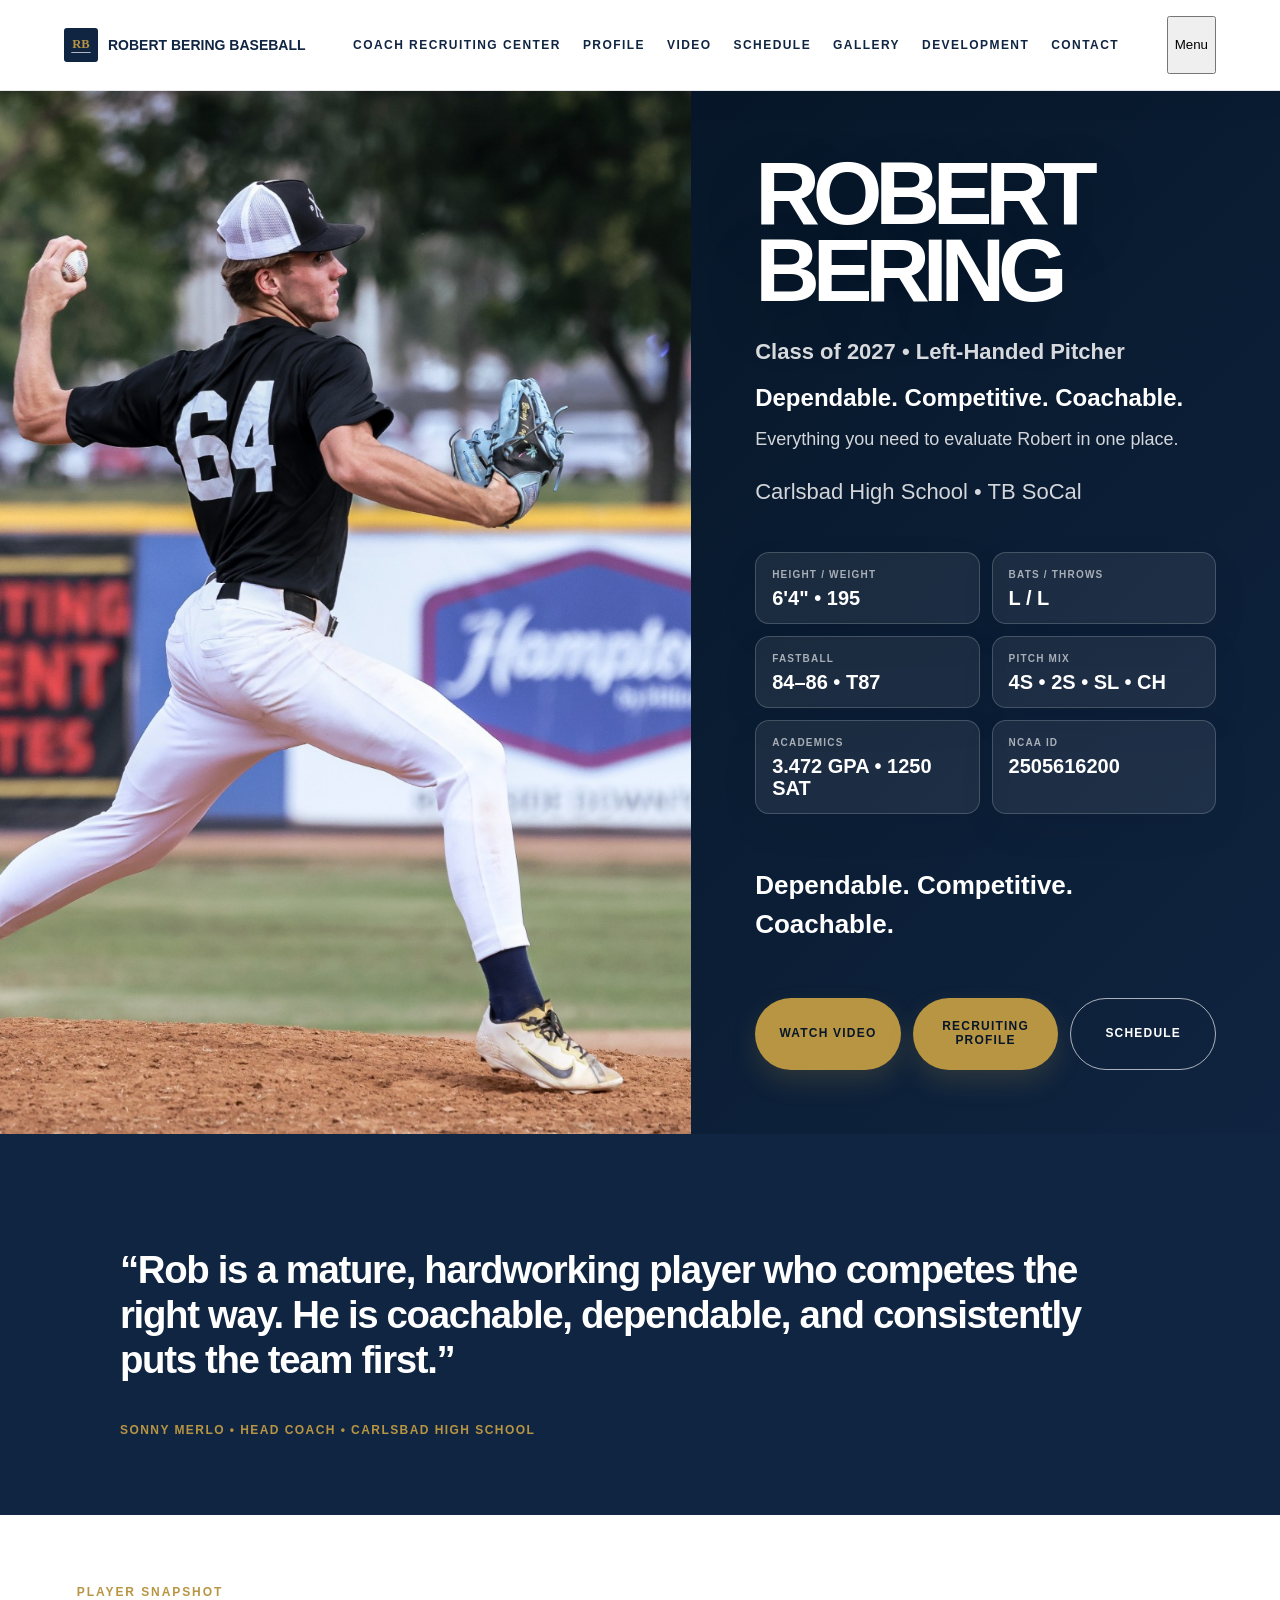
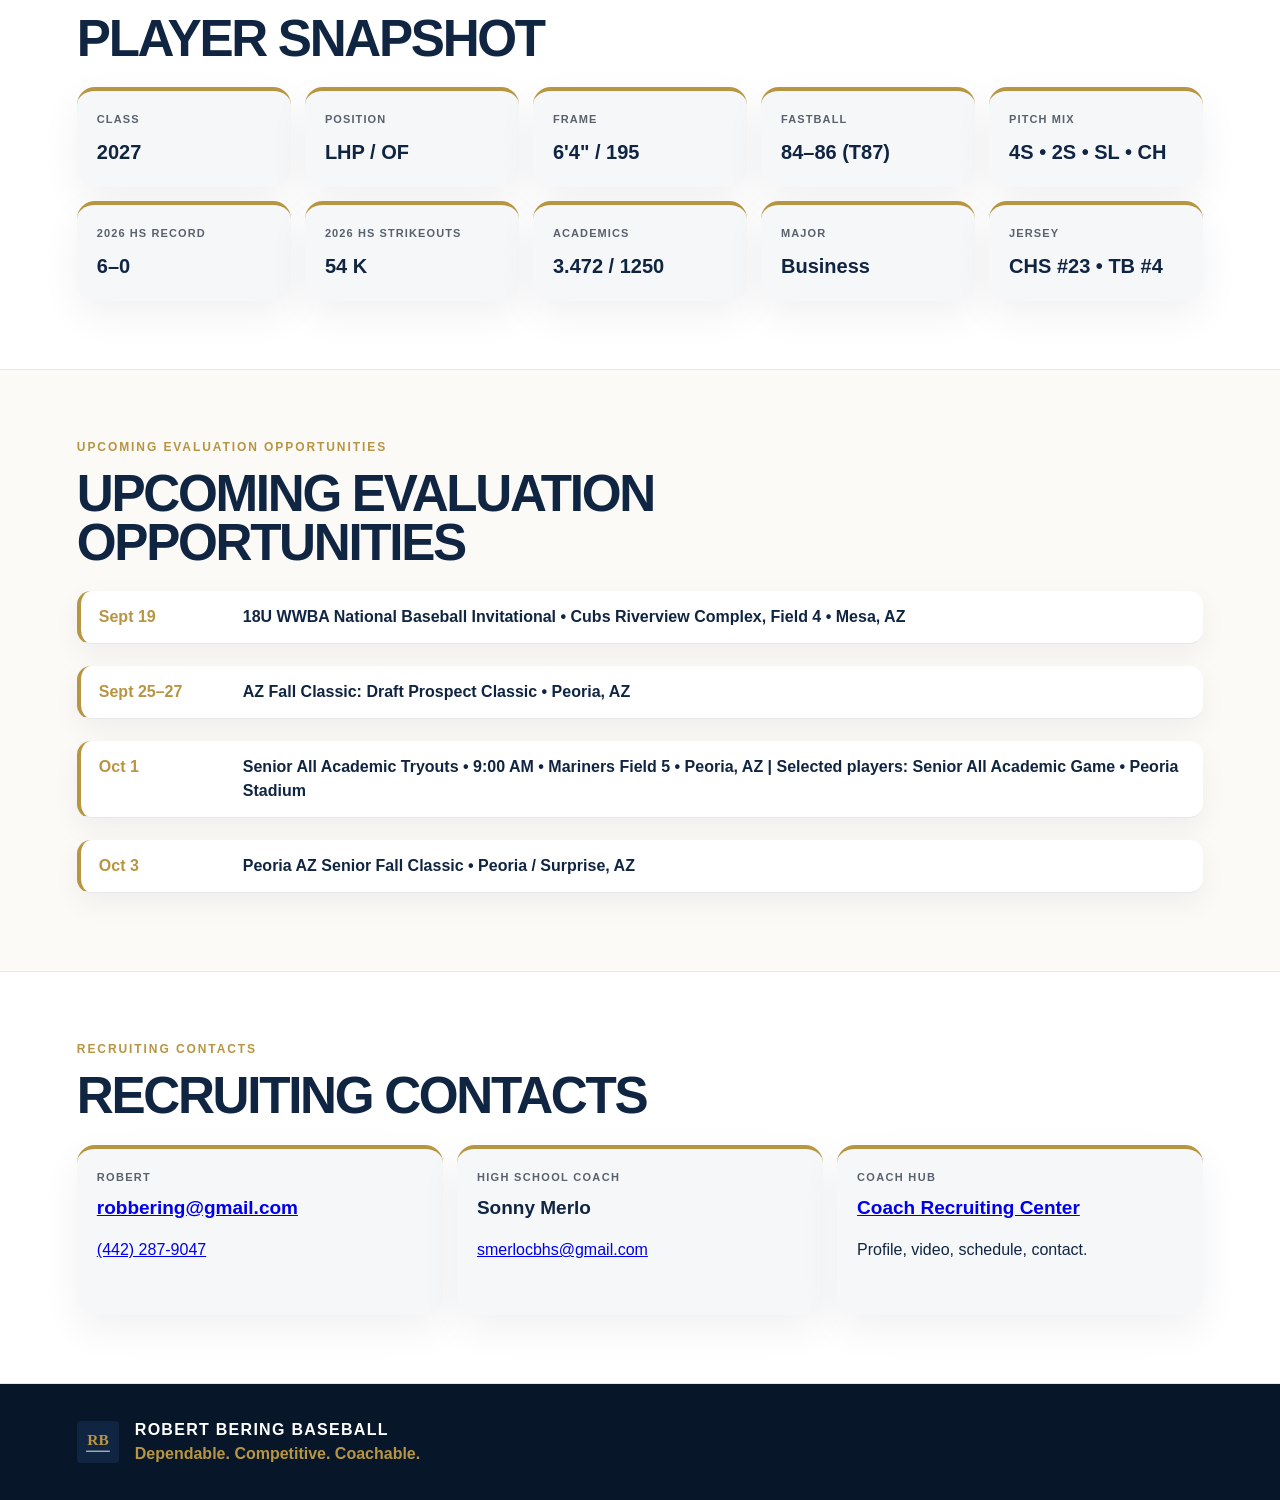
<file: index.html>
<!doctype html>
<html lang="en">
<head>
<meta charset="utf-8">
<meta name="viewport" content="width=device-width, initial-scale=1">
<title>Robert Bering Baseball | 2027 LHP</title>
<link rel="icon" href="rb-mark.svg">
<link rel="stylesheet" href="styles.css">
</head>
<body>
<header class="nav"><a class="mark" href="index.html"><img src="rb-mark.svg" alt=""><span>Robert Bering Baseball</span></a><nav><a href="coach-recruiting-center.html">Coach Recruiting Center</a><a href="profile.html">Profile</a><a href="video.html">Video</a><a href="schedule.html">Schedule</a><a href="gallery.html">Gallery</a><a href="development.html">Development</a><a href="contact.html">Contact</a></nav><button class="mobile-menu-button" aria-label="Menu">Menu</button></header>
<main>
<section class="home-hero-v12">
  <div class="hero-photo" style="background-image:url('hero-delivery.jpg')"></div>
  <div class="hero-panel">
    <h1>Robert<br>Bering</h1>
    <p class="hero-subline">Class of 2027 • Left-Handed Pitcher</p>
    <p class="hero-theme">Dependable. Competitive. Coachable.</p>
    <p class="hero-promise">Everything you need to evaluate Robert in one place.</p>
    <p class="hero-meta">Carlsbad High School • TB SoCal</p>

    <div class="core-profile">
      <div><span>Height / Weight</span><strong>6'4&quot; • 195</strong></div>
      <div><span>Bats / Throws</span><strong>L / L</strong></div>
      <div><span>Fastball</span><strong>84–86 • T87</strong></div>
      <div><span>Pitch Mix</span><strong>4S • 2S • SL • CH</strong></div>
      <div><span>Academics</span><strong>3.472 GPA • 1250 SAT</strong></div>
      <div><span>NCAA ID</span><strong>2505616200</strong></div>
    </div>

    <p class="brandline">Dependable. Competitive. Coachable.</p>

    <div class="home-actions">
      <a class="btn primary" href="video.html">Watch Video</a>
      <a class="btn primary" href="recruiting-profile.html">Recruiting Profile</a>
      <a class="btn secondary" href="schedule.html">Schedule</a>
    </div>
  </div>
</section>

<section class="coach-recommendation">
  <blockquote>“Rob is a mature, hardworking player who competes the right way. He is coachable, dependable, and consistently puts the team first.”</blockquote>
  <cite>Sonny Merlo • Head Coach • Carlsbad High School</cite>
</section>

<section class="section home-section-tight">
  <p class="eyebrow">Player Snapshot</p>
  <h2>Player Snapshot</h2>
  <div class="glance">
    <div><span>Class</span><strong>2027</strong></div>
    <div><span>Position</span><strong>LHP / OF</strong></div>
    <div><span>Frame</span><strong>6'4&quot; / 195</strong></div>
    <div><span>Fastball</span><strong>84–86 (T87)</strong></div>
    <div><span>Pitch Mix</span><strong>4S • 2S • SL • CH</strong></div>
    <div><span>2026 HS Record</span><strong>6–0</strong></div>
    <div><span>2026 HS Strikeouts</span><strong>54 K</strong></div>
    <div><span>Academics</span><strong>3.472 / 1250</strong></div>
    <div><span>Major</span><strong>Business</strong></div>
    <div><span>Jersey</span><strong>CHS #23 • TB #4</strong></div>
  </div>
</section>




<section class="section home-section-tight">
  <p class="eyebrow">Upcoming Evaluation Opportunities</p>
  <h2>Upcoming evaluation opportunities</h2>
  <div class="compact-schedule">
    <div><span>Sept 19</span><strong>18U WWBA National Baseball Invitational • Cubs Riverview Complex, Field 4 • Mesa, AZ</strong></div>
<div><span>Sept 25–27</span><strong>AZ Fall Classic: Draft Prospect Classic • Peoria, AZ</strong></div>
<div><span>Oct 1</span><strong>Senior All Academic Tryouts • 9:00 AM • Mariners Field 5 • Peoria, AZ | Selected players: Senior All Academic Game • Peoria Stadium</strong></div>
<div><span>Oct 3</span><strong>Peoria AZ Senior Fall Classic • Peoria / Surprise, AZ</strong></div>
  </div>
</section>

<section class="section home-section-tight">
  <p class="eyebrow">Recruiting Contacts</p>
  <h2>Recruiting Contacts</h2>
  <div class="home-contact-strip">
    <div><span>Robert</span><strong><a href="mailto:robbering@gmail.com">robbering@gmail.com</a></strong><p><a href="tel:14422879047">(442) 287-9047</a></p></div>
    <div><span>High School Coach</span><strong>Sonny Merlo</strong><p><a href="mailto:smerlocbhs@gmail.com">smerlocbhs@gmail.com</a></p></div>
    <div><span>Coach Hub</span><strong><a href="coach-recruiting-center.html">Coach Recruiting Center</a></strong><p>Profile, video, schedule, contact.</p></div>
  </div>
</section>
</main>
<footer><img src="rb-mark.svg" alt=""><div><strong>Robert Bering Baseball</strong><span>Dependable. Competitive. Coachable.</span></div></footer>
</body>
</html>
</file>
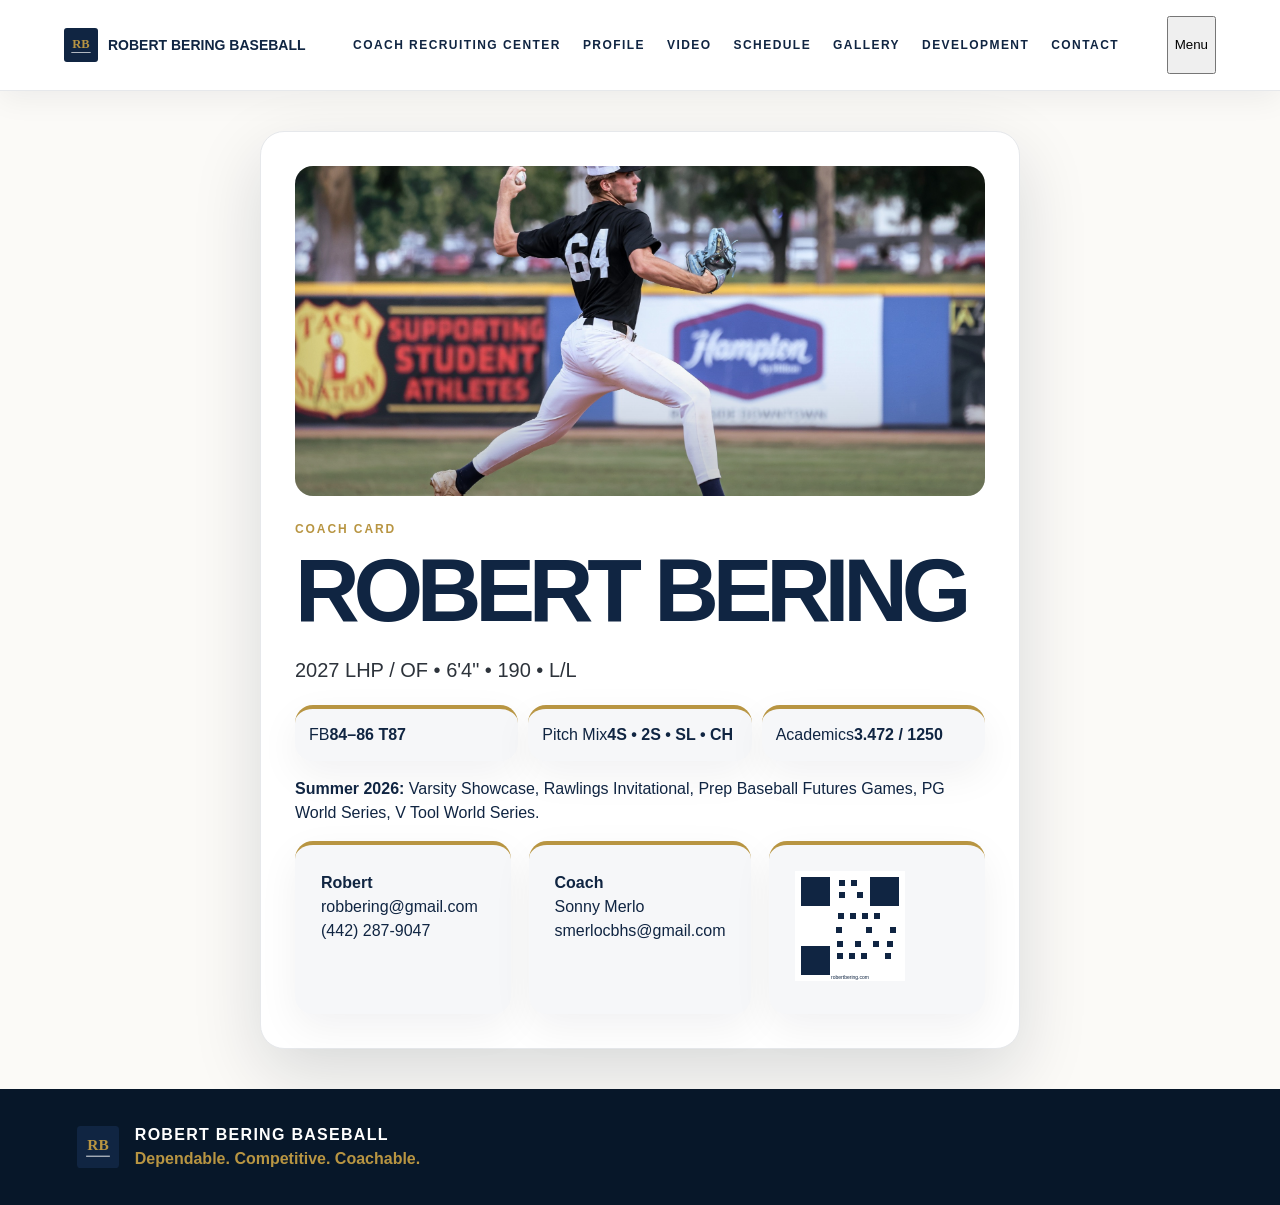
<file: coach-card.html>
<!doctype html><html lang="en"><head><meta charset="utf-8"><meta name="viewport" content="width=device-width, initial-scale=1"><title>Robert Bering Coach Card</title><link rel="icon" href="rb-mark.svg"><link rel="stylesheet" href="styles.css"></head><body><header class="nav"><a class="mark" href="index.html"><img src="rb-mark.svg" alt=""><span>Robert Bering Baseball</span></a><nav><a href="coach-recruiting-center.html">Coach Recruiting Center</a><a href="profile.html">Profile</a><a href="video.html">Video</a><a href="schedule.html">Schedule</a><a href="gallery.html">Gallery</a><a href="development.html">Development</a><a href="contact.html">Contact</a></nav><button class="mobile-menu-button" aria-label="Menu">Menu</button></header><main><div class="card"><div class="card-photo" style="background-image:url('hero-delivery.jpg')"></div><p class="eyebrow">Coach Card</p><h1>Robert Bering</h1><p class="lead">2027 LHP / OF • 6'4" • 190 • L/L</p><div class="mini"><div><span>FB</span><strong>84–86 T87</strong></div><div><span>Pitch Mix</span><strong>4S • 2S • SL • CH</strong></div><div><span>Academics</span><strong>3.472 / 1250</strong></div></div><p><strong>Summer 2026:</strong> Varsity Showcase, Rawlings Invitational, Prep Baseball Futures Games, PG World Series, V Tool World Series.</p><div class="contact-grid"><div><strong>Robert</strong><br>robbering@gmail.com<br>(442) 287-9047</div><div><strong>Coach</strong><br>Sonny Merlo<br>smerlocbhs@gmail.com</div><div><img src="qr-robertbering.svg" alt="QR" style="width:110px"></div></div></div></main><footer><img src="rb-mark.svg" alt=""><div><strong>Robert Bering Baseball</strong><span>Dependable. Competitive. Coachable.</span></div></footer></body></html>
</file>
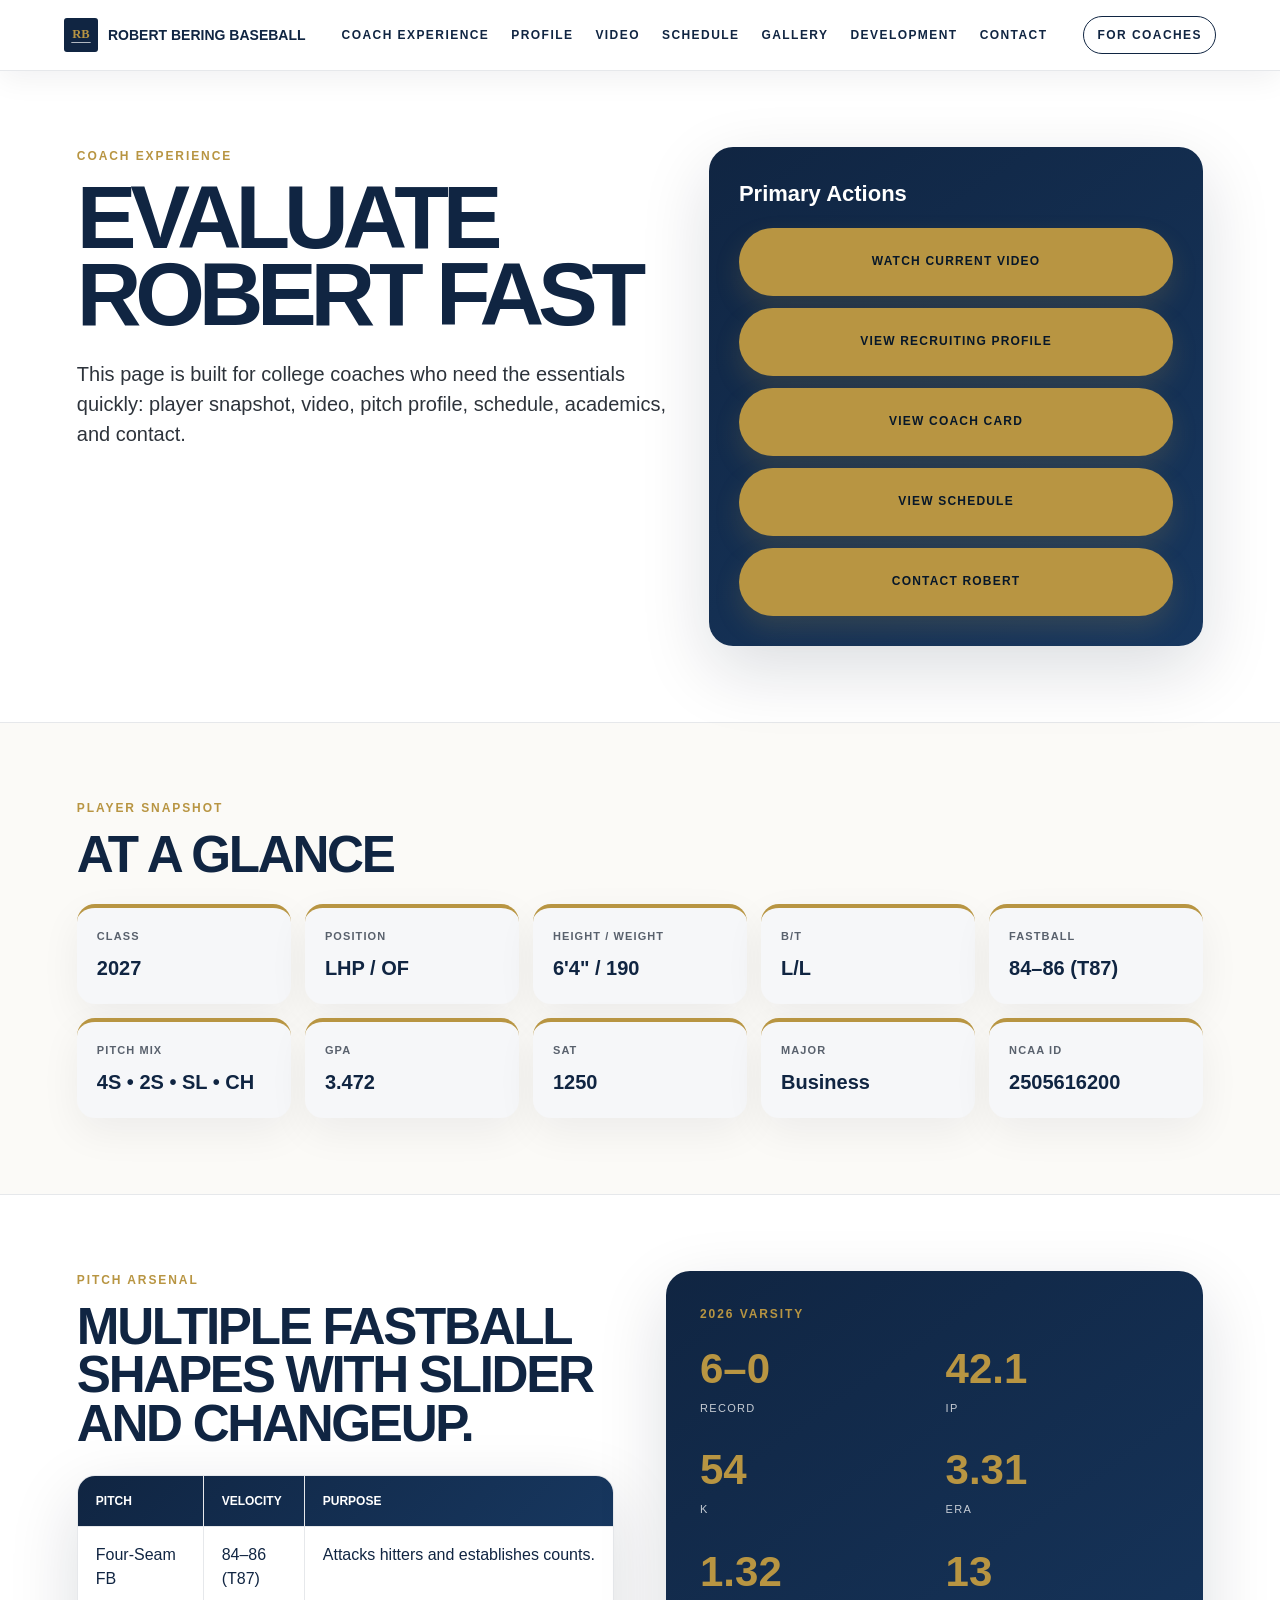
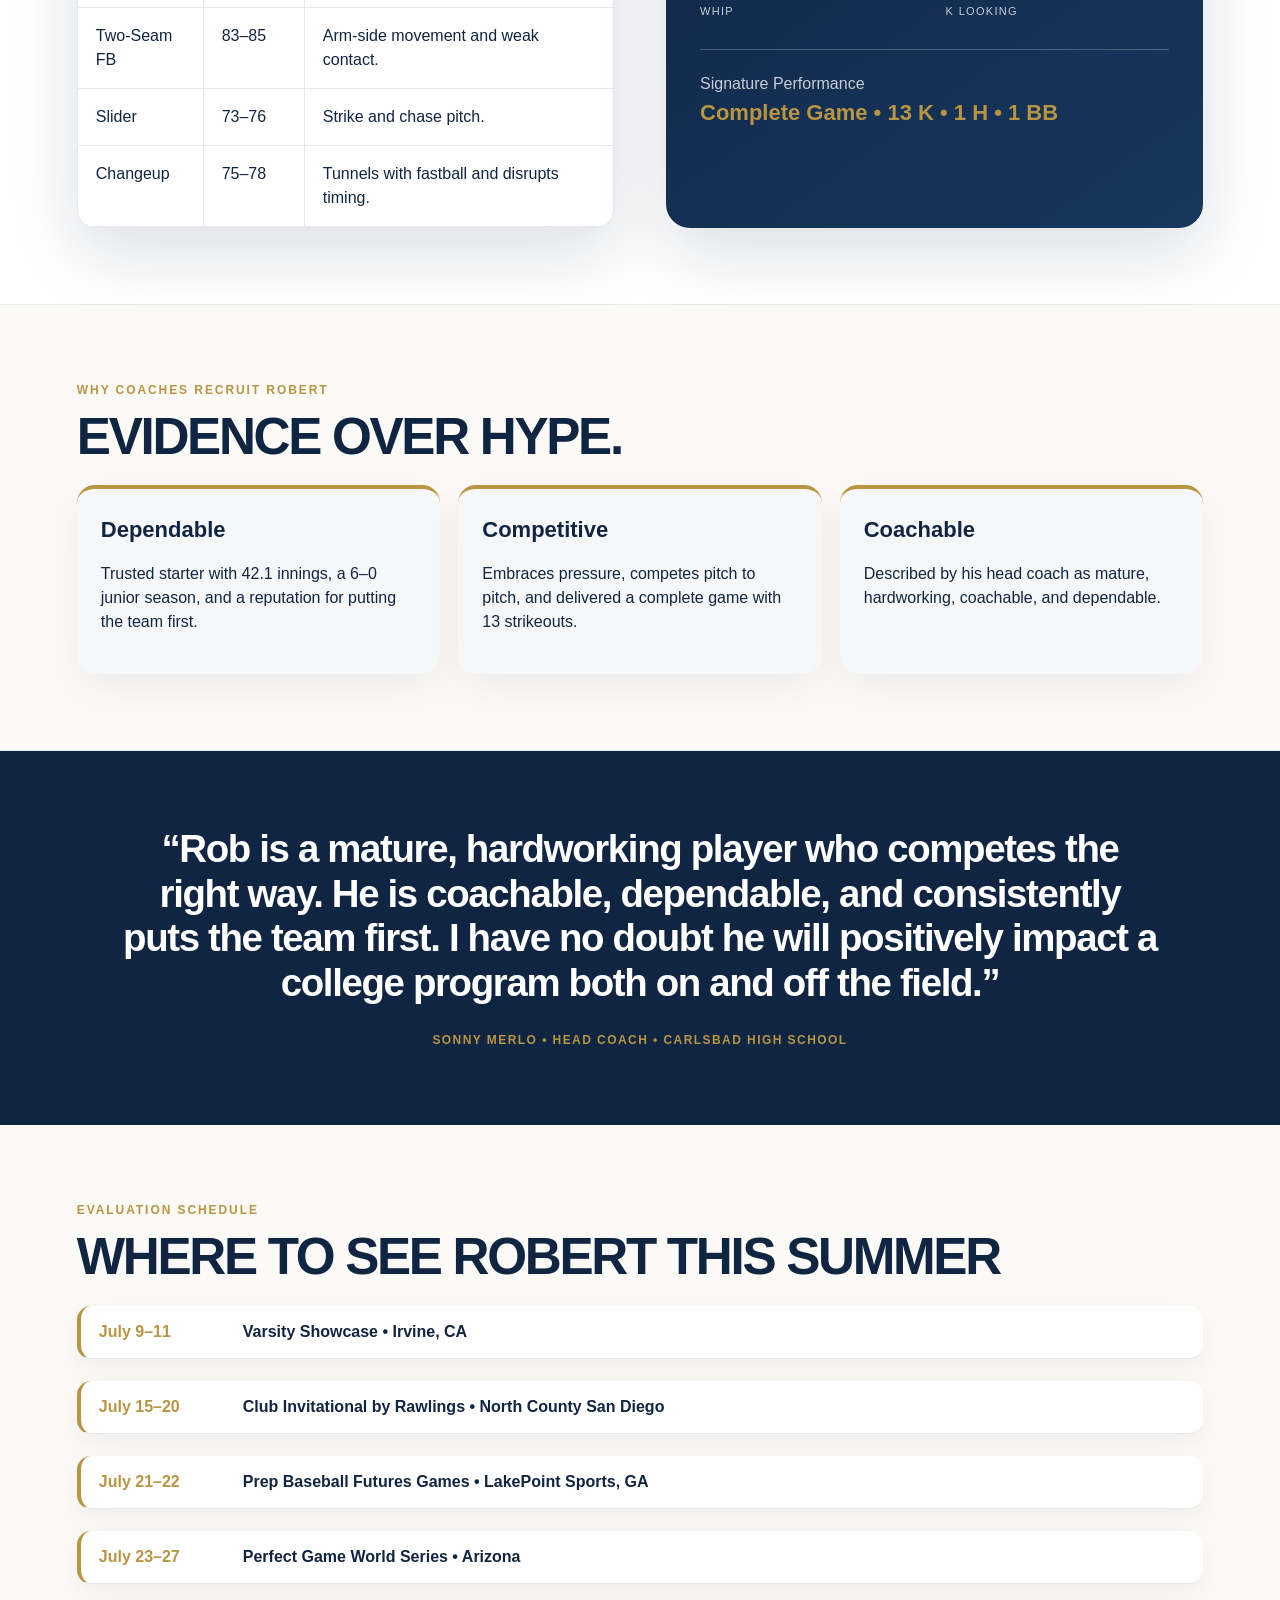
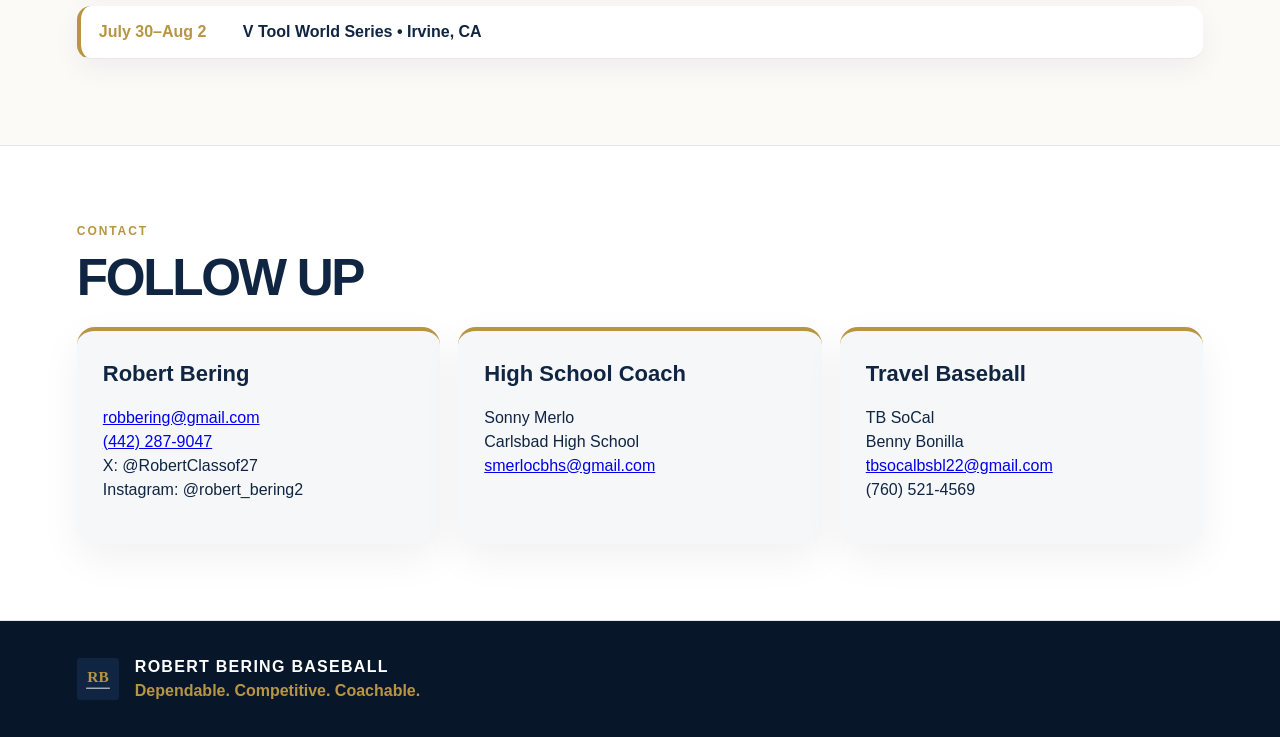
<file: coach-experience.html>
<!doctype html><html lang="en"><head><meta charset="utf-8"><meta name="viewport" content="width=device-width, initial-scale=1"><title>Robert Bering Coach Experience</title><link rel="icon" href="rb-mark.svg"><link rel="stylesheet" href="styles.css"></head><body><header class="nav"><a class="mark" href="index.html"><img src="rb-mark.svg" alt=""><span>Robert Bering Baseball</span></a><nav><a href="coach-experience.html">Coach Experience</a><a href="profile.html">Profile</a><a href="video.html">Video</a><a href="schedule.html">Schedule</a><a href="gallery.html">Gallery</a><a href="development.html">Development</a><a href="contact.html">Contact</a></nav><a class="nav-cta" href="recruiting-profile.html">For Coaches</a></header><main>
<section class="section coach-dashboard">
  <div>
    <p class="eyebrow">Coach Experience</p>
    <h1>Evaluate Robert Fast</h1>
    <p class="lead">This page is built for college coaches who need the essentials quickly: player snapshot, video, pitch profile, schedule, academics, and contact.</p>
  </div>
  <div class="dashboard-panel">
    <h3>Primary Actions</h3>
    <div class="dashboard-actions">
      <a class="btn primary" href="https://youtu.be/dVJrnKojSNA">Watch Current Video</a>
      <a class="btn primary" href="recruiting-profile.html">View Recruiting Profile</a>
      <a class="btn primary" href="coach-card.html">View Coach Card</a>
      <a class="btn primary" href="schedule.html">View Schedule</a>
      <a class="btn primary" href="contact.html">Contact Robert</a>
    </div>
  </div>
</section>

<section class="section">
  <p class="eyebrow">Player Snapshot</p>
  <h2>At a Glance</h2>
  <div class="glance">
    <div><span>Class</span><strong>2027</strong></div>
    <div><span>Position</span><strong>LHP / OF</strong></div>
    <div><span>Height / Weight</span><strong>6'4" / 190</strong></div>
    <div><span>B/T</span><strong>L/L</strong></div>
    <div><span>Fastball</span><strong>84–86 (T87)</strong></div>
    <div><span>Pitch Mix</span><strong>4S • 2S • SL • CH</strong></div>
    <div><span>GPA</span><strong>3.472</strong></div>
    <div><span>SAT</span><strong>1250</strong></div>
    <div><span>Major</span><strong>Business</strong></div>
    <div><span>NCAA ID</span><strong>2505616200</strong></div>
  </div>
</section>

<section class="section split">
  <div>
    <p class="eyebrow">Pitch Arsenal</p>
    <h2>Multiple fastball shapes with slider and changeup.</h2>
    <div class="pitch-table">
      <div class="pitch-row head"><span>Pitch</span><span>Velocity</span><span>Purpose</span></div>
      <div class="pitch-row"><span>Four-Seam FB</span><span>84–86 (T87)</span><span>Attacks hitters and establishes counts.</span></div>
      <div class="pitch-row"><span>Two-Seam FB</span><span>83–85</span><span>Arm-side movement and weak contact.</span></div>
      <div class="pitch-row"><span>Slider</span><span>73–76</span><span>Strike and chase pitch.</span></div>
      <div class="pitch-row"><span>Changeup</span><span>75–78</span><span>Tunnels with fastball and disrupts timing.</span></div>
    </div>
  </div>
  <aside class="dark-card">
    <p class="eyebrow">2026 Varsity</p>
    <div class="stat-grid">
      <div><strong>6–0</strong><span>Record</span></div>
      <div><strong>42.1</strong><span>IP</span></div>
      <div><strong>54</strong><span>K</span></div>
      <div><strong>3.31</strong><span>ERA</span></div>
      <div><strong>1.32</strong><span>WHIP</span></div>
      <div><strong>13</strong><span>K Looking</span></div>
    </div>
    <div class="signature"><span>Signature Performance</span><strong>Complete Game • 13 K • 1 H • 1 BB</strong></div>
  </aside>
</section>

<section class="section">
  <p class="eyebrow">Why Coaches Recruit Robert</p>
  <h2>Evidence over hype.</h2>
  <div class="coach-cards">
    <div class="coach-card"><h3>Dependable</h3><p>Trusted starter with 42.1 innings, a 6–0 junior season, and a reputation for putting the team first.</p></div>
    <div class="coach-card"><h3>Competitive</h3><p>Embraces pressure, competes pitch to pitch, and delivered a complete game with 13 strikeouts.</p></div>
    <div class="coach-card"><h3>Coachable</h3><p>Described by his head coach as mature, hardworking, coachable, and dependable.</p></div>
  </div>
</section>

<section class="section quote"><blockquote>“Rob is a mature, hardworking player who competes the right way. He is coachable, dependable, and consistently puts the team first. I have no doubt he will positively impact a college program both on and off the field.”</blockquote><cite>Sonny Merlo • Head Coach • Carlsbad High School</cite></section>

<section class="section">
  <p class="eyebrow">Evaluation Schedule</p>
  <h2>Where to see Robert this summer</h2>
  <div class="compact-schedule">
    <div><span>July 9–11</span><strong>Varsity Showcase • Irvine, CA</strong></div>
    <div><span>July 15–20</span><strong>Club Invitational by Rawlings • North County San Diego</strong></div>
    <div><span>July 21–22</span><strong>Prep Baseball Futures Games • LakePoint Sports, GA</strong></div>
    <div><span>July 23–27</span><strong>Perfect Game World Series • Arizona</strong></div>
    <div><span>July 30–Aug 2</span><strong>V Tool World Series • Irvine, CA</strong></div>
  </div>
</section>

<section class="section">
  <p class="eyebrow">Contact</p>
  <h2>Follow up</h2>
  <div class="contact-grid">
    <div><h3>Robert Bering</h3><p><a href="mailto:robbering@gmail.com">robbering@gmail.com</a><br><a href="tel:14422879047">(442) 287-9047</a><br>X: @RobertClassof27<br>Instagram: @robert_bering2</p></div>
    <div><h3>High School Coach</h3><p>Sonny Merlo<br>Carlsbad High School<br><a href="mailto:smerlocbhs@gmail.com">smerlocbhs@gmail.com</a></p></div>
    <div><h3>Travel Baseball</h3><p>TB SoCal<br>Benny Bonilla<br><a href="mailto:tbsocalbsbl22@gmail.com">tbsocalbsbl22@gmail.com</a><br>(760) 521-4569</p></div>
  </div>
</section>
</main><footer><img src="rb-mark.svg" alt=""><div><strong>Robert Bering Baseball</strong><span>Dependable. Competitive. Coachable.</span></div></footer></body></html>
</file>
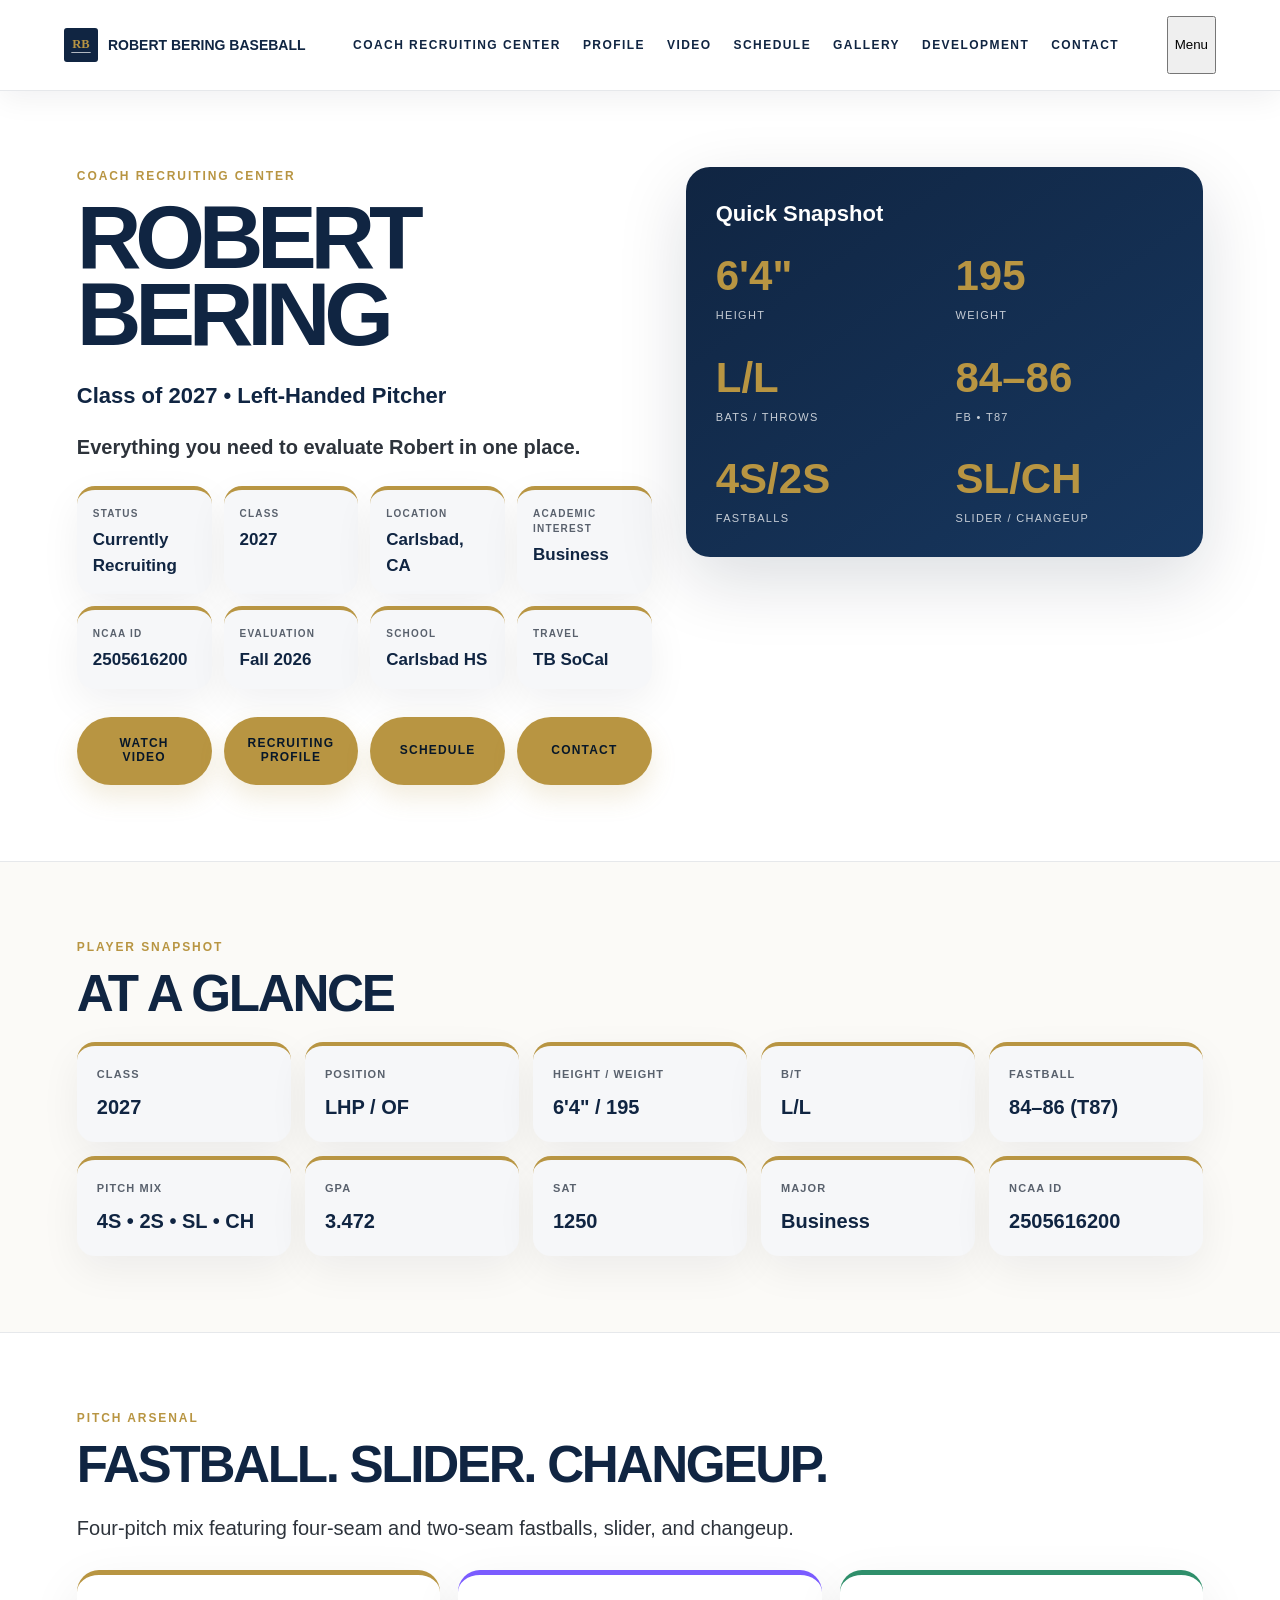
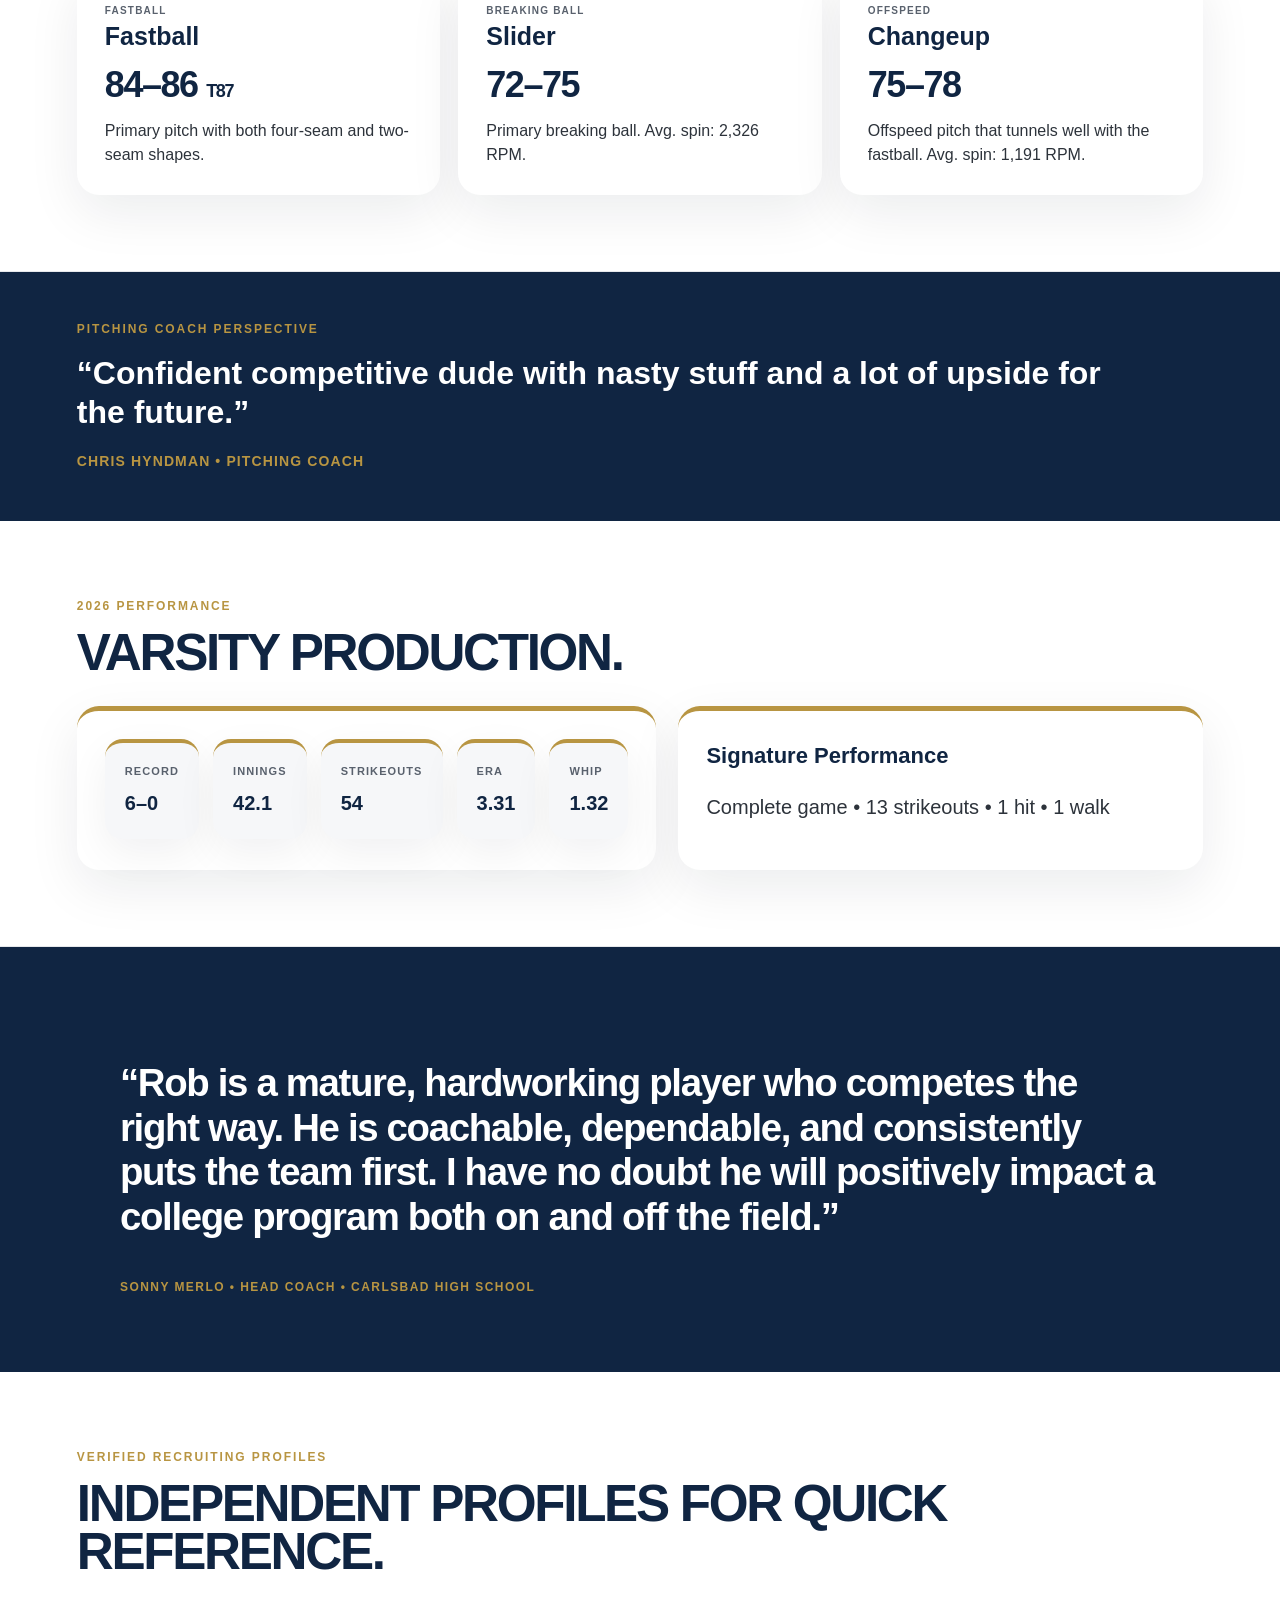
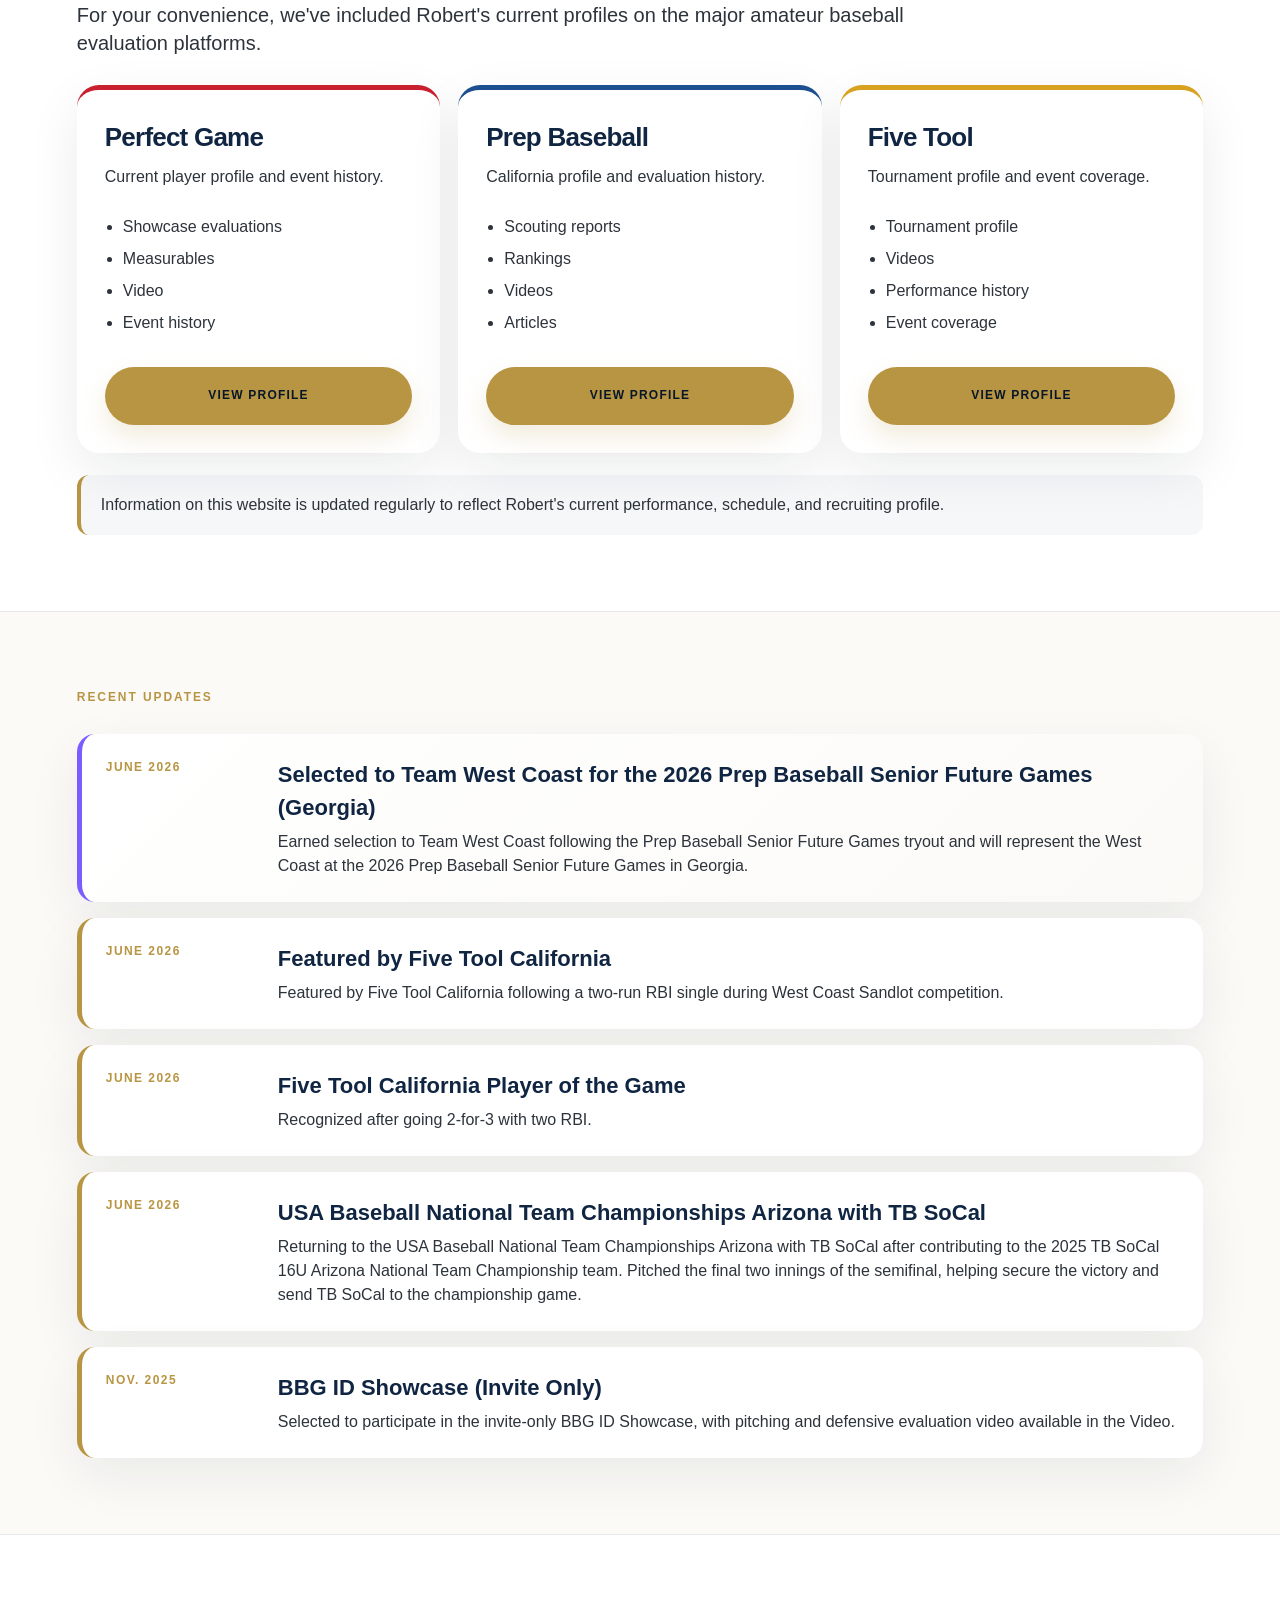
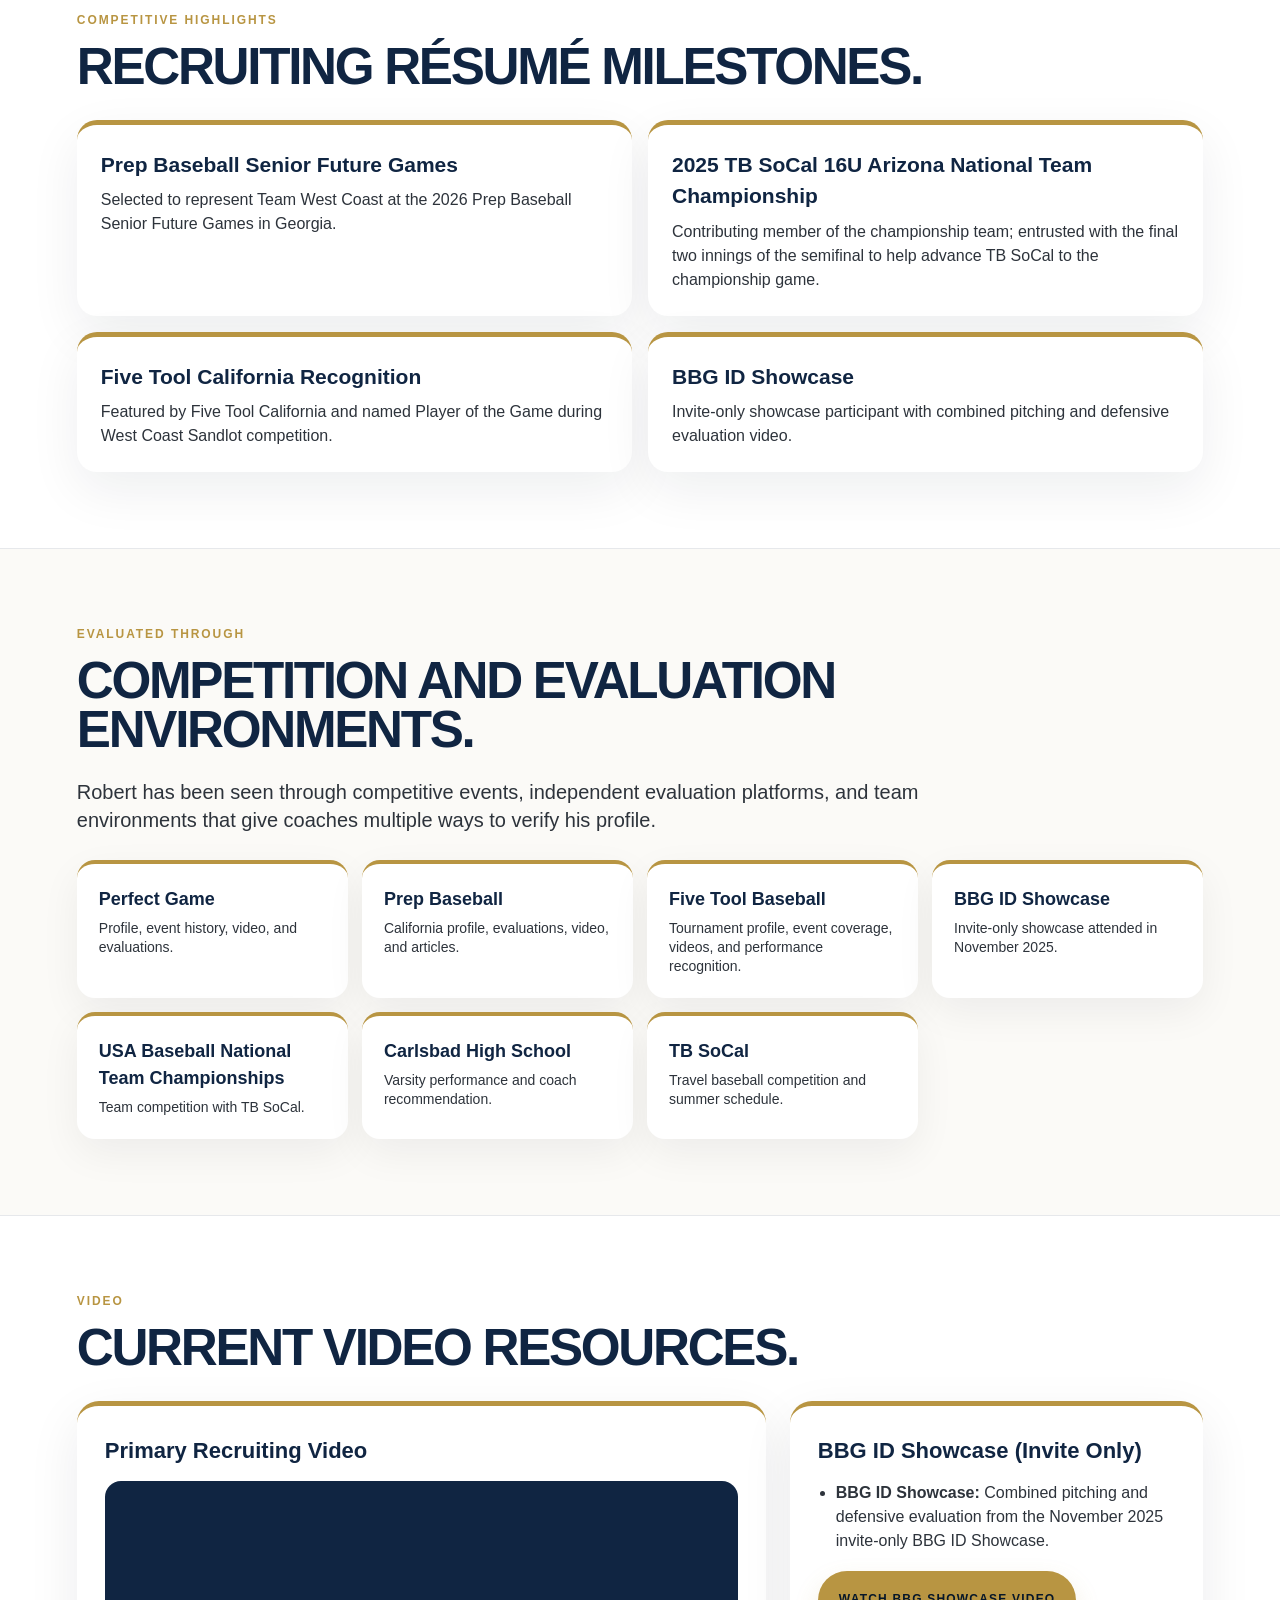
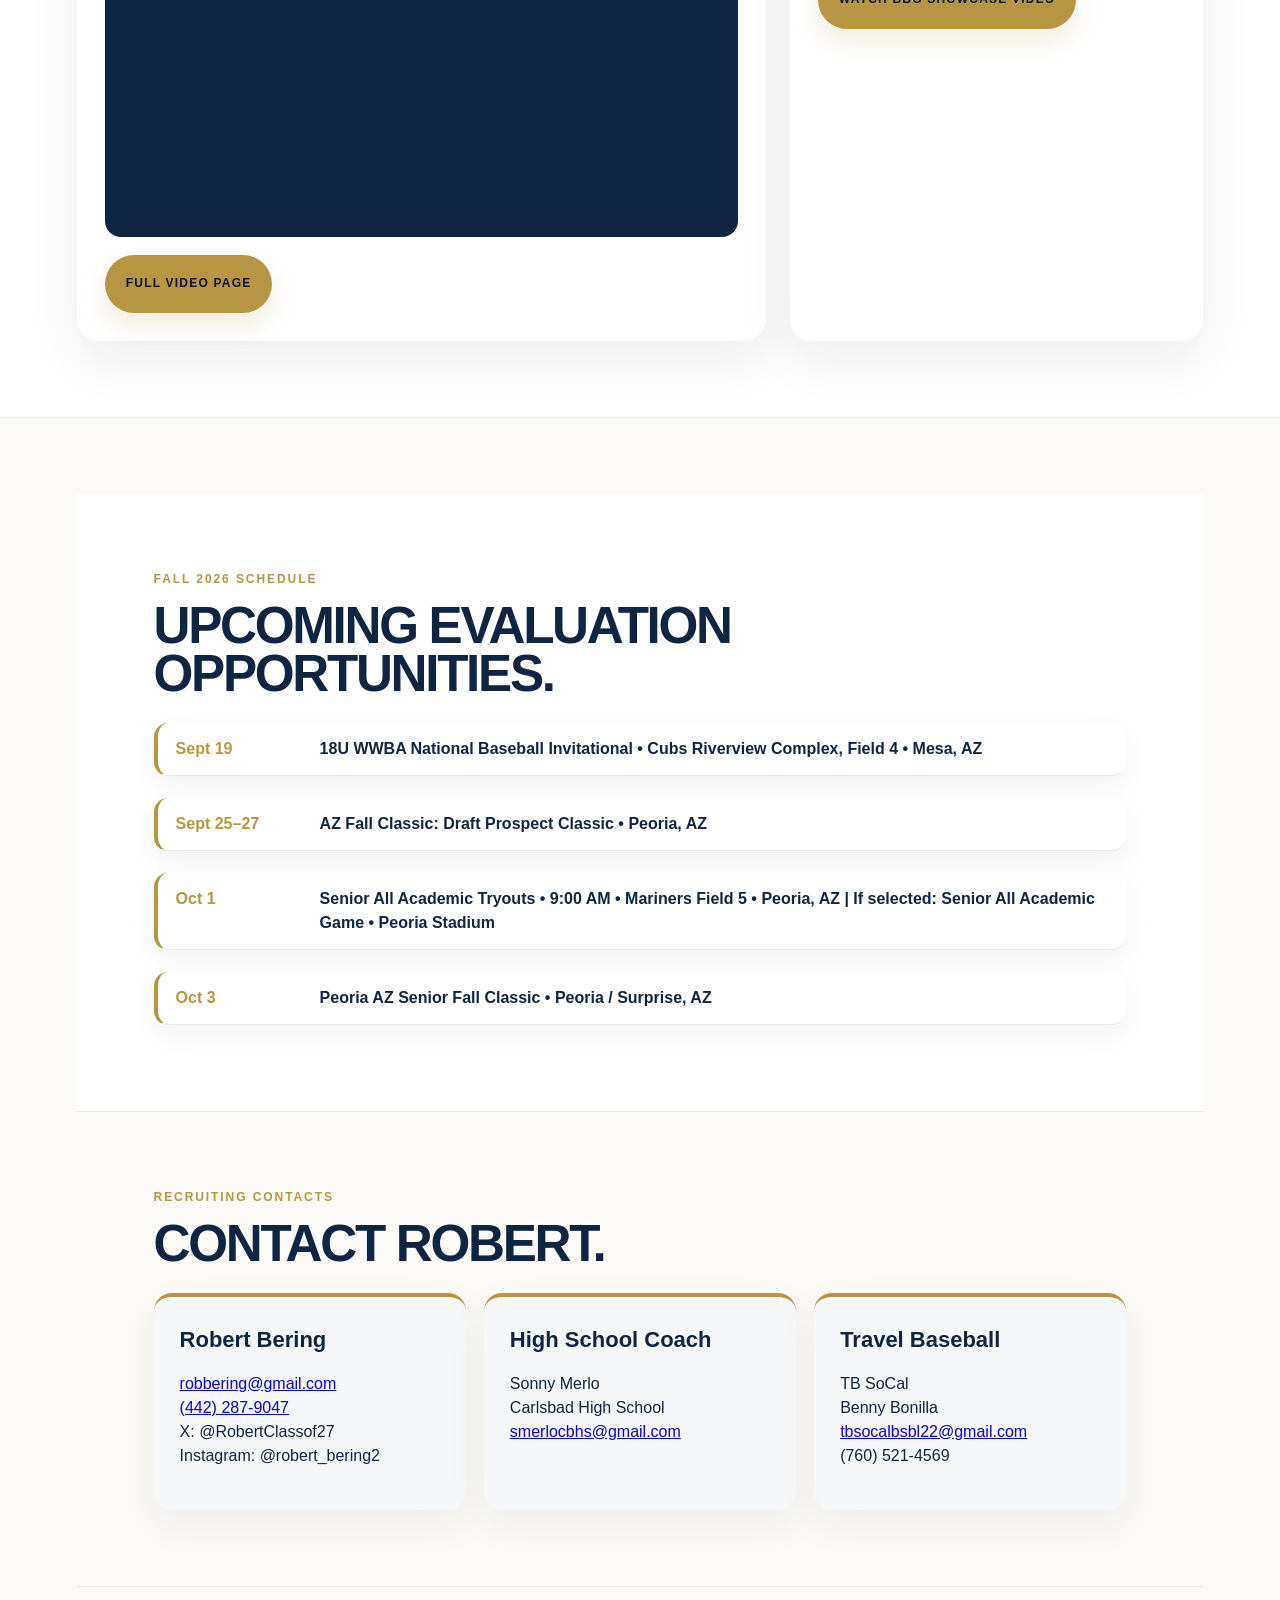
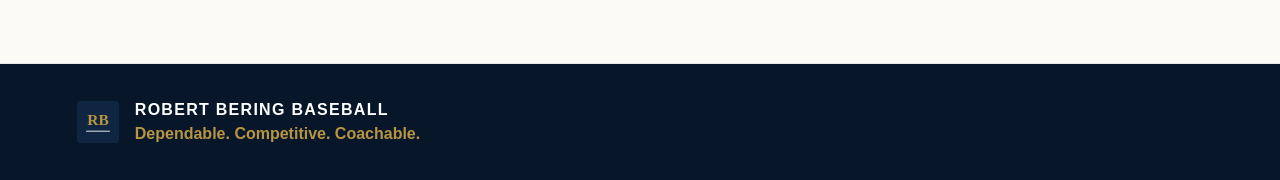
<file: coach-recruiting-center.html>
<!doctype html>
<html lang="en">
<head>
<meta charset="utf-8">
<meta name="viewport" content="width=device-width, initial-scale=1">
<title>Robert Bering Coach Recruiting Center</title>
<link rel="icon" href="rb-mark.svg">
<link rel="stylesheet" href="styles.css">
</head>
<body>
<header class="nav"><a class="mark" href="index.html"><img src="rb-mark.svg" alt=""><span>Robert Bering Baseball</span></a><nav><a href="coach-recruiting-center.html">Coach Recruiting Center</a><a href="profile.html">Profile</a><a href="video.html">Video</a><a href="schedule.html">Schedule</a><a href="gallery.html">Gallery</a><a href="development.html">Development</a><a href="contact.html">Contact</a></nav><button class="mobile-menu-button" aria-label="Menu">Menu</button></header>
<main>
<section class="section coach-center-simple">
  <div>
    <p class="eyebrow">Coach Recruiting Center</p>
    <h1>Robert Bering</h1>
    <p class="hero-subline" style="color:var(--navy)">Class of 2027 • Left-Handed Pitcher</p>
    <p class="lead"><strong>Everything you need to evaluate Robert in one place.</strong></p>
    <div class="recruiting-status">
      <div><span>Status</span><strong>Currently Recruiting</strong></div>
      <div><span>Class</span><strong>2027</strong></div>
      <div><span>Location</span><strong>Carlsbad, CA</strong></div>
      <div><span>Academic Interest</span><strong>Business</strong></div>
      <div><span>NCAA ID</span><strong>2505616200</strong></div>
      <div><span>Evaluation</span><strong>Fall 2026</strong></div>
      <div><span>School</span><strong>Carlsbad HS</strong></div>
      <div><span>Travel</span><strong>TB SoCal</strong></div>
    </div>
    <div class="coach-actions-simple">
      <a class="btn primary" href="video.html">Watch Video</a>
      <a class="btn primary" href="recruiting-profile.html">Recruiting Profile</a>
      <a class="btn primary" href="schedule.html">Schedule</a>
      <a class="btn primary" href="contact.html">Contact</a>
    </div>
  </div>
  <div class="dashboard-panel">
    <h3>Quick Snapshot</h3>
    <div class="stat-grid">
      <div><strong>6'4"</strong><span>Height</span></div>
      <div><strong>195</strong><span>Weight</span></div>
      <div><strong>L/L</strong><span>Bats / Throws</span></div>
      <div><strong>84–86</strong><span>FB • T87</span></div>
      <div><strong>4S/2S</strong><span>Fastballs</span></div>
      <div><strong>SL/CH</strong><span>Slider / Changeup</span></div>
    </div>
  </div>
</section>
<section class="section">
  <p class="eyebrow">Player Snapshot</p>
  <h2>At a Glance</h2>
  <div class="glance">
    <div><span>Class</span><strong>2027</strong></div><div><span>Position</span><strong>LHP / OF</strong></div><div><span>Height / Weight</span><strong>6'4&quot; / 195</strong></div><div><span>B/T</span><strong>L/L</strong></div><div><span>Fastball</span><strong>84–86 (T87)</strong></div><div><span>Pitch Mix</span><strong>4S • 2S • SL • CH</strong></div><div><span>GPA</span><strong>3.472</strong></div><div><span>SAT</span><strong>1250</strong></div><div><span>Major</span><strong>Business</strong></div><div><span>NCAA ID</span><strong>2505616200</strong></div>
  </div>
</section>

<section class="section">
  <p class="eyebrow">Pitch Arsenal</p>
  <h2>Fastball. Slider. Changeup.</h2>
 <p class="section-note">Four-pitch mix featuring four-seam and two-seam fastballs, slider, and changeup.</p>
  <div class="arsenal-grid">
    <div class="arsenal-card">
      <span class="label">Fastball</span>
      <h3>Fastball</h3>
      <div class="velo">84–86 <span style="font-size:18px">T87</span></div>
      <p>Primary pitch with both four-seam and two-seam shapes.</p>
    </div>
    <div class="arsenal-card slider">
      <span class="label">Breaking Ball</span>
      <h3>Slider</h3>
      <div class="velo">72–75</div>
      <p>Primary breaking ball. Avg. spin: 2,326 RPM.</p>
    </div>
    <div class="arsenal-card change">
      <span class="label">Offspeed</span>
      <h3>Changeup</h3>
      <div class="velo">75–78</div>
      <p>Offspeed pitch that tunnels well with the fastball. Avg. spin: 1,191 RPM.</p>
    </div>
  </div>
</section>

<section class="pitching-endorsement">
  <div class="pitching-endorsement-inner">
    <p class="eyebrow">Pitching Coach Perspective</p>
    <blockquote>“Confident competitive dude with nasty stuff and a lot of upside for the future.”</blockquote>
    <cite>Chris Hyndman • Pitching Coach</cite>
  </div>
</section>

<section class="section">
  <p class="eyebrow">2026 Performance</p>
  <h2>Varsity production.</h2>
  <div class="performance-grid">
    <div class="performance-card">
      <div class="glance">
        <div><span>Record</span><strong>6–0</strong></div>
        <div><span>Innings</span><strong>42.1</strong></div>
        <div><span>Strikeouts</span><strong>54</strong></div>
        <div><span>ERA</span><strong>3.31</strong></div>
        <div><span>WHIP</span><strong>1.32</strong></div>
      </div>
    </div>
    <div class="performance-card">
      <h3>Signature Performance</h3>
      <p class="lead">Complete game • 13 strikeouts • 1 hit • 1 walk</p>
    </div>
  </div>
</section>

<section class="coach-recommendation">
  <blockquote>“Rob is a mature, hardworking player who competes the right way. He is coachable, dependable, and consistently puts the team first. I have no doubt he will positively impact a college program both on and off the field.”</blockquote>
  <cite>Sonny Merlo • Head Coach • Carlsbad High School</cite>
</section>

<section class="section">
  <p class="eyebrow">Verified Recruiting Profiles</p>
  <h2>Independent profiles for quick reference.</h2>
  <p class="section-note">For your convenience, we've included Robert's current profiles on the major amateur baseball evaluation platforms.</p>
  <div class="verified-profiles">
    <div class="verified-card pg">
      <h3>Perfect Game</h3>
      <p>Current player profile and event history.</p>
      <ul><li>Showcase evaluations</li><li>Measurables</li><li>Video</li><li>Event history</li></ul>
      <a class="btn primary" href="https://www.perfectgame.org/Players/Playerprofile.aspx?ID=1196651" target="_blank" rel="noopener">View Profile</a>
    </div>
    <div class="verified-card pbr">
      <h3>Prep Baseball</h3>
      <p>California profile and evaluation history.</p>
      <ul><li>Scouting reports</li><li>Rankings</li><li>Videos</li><li>Articles</li></ul>
      <a class="btn primary" href="https://www.prepbaseballreport.com/profiles/CA/Robert-Bering" target="_blank" rel="noopener">View Profile</a>
    </div>
    <div class="verified-card ft">
      <h3>Five Tool</h3>
      <p>Tournament profile and event coverage.</p>
      <ul><li>Tournament profile</li><li>Videos</li><li>Performance history</li><li>Event coverage</li></ul>
      <a class="btn primary" href="https://fivetool.org/players/8430516d-420e-454f-8bf0-b48a4c1e0be3" target="_blank" rel="noopener">View Profile</a>
    </div>
  </div>
  <div class="trust-note">Information on this website is updated regularly to reflect Robert's current performance, schedule, and recruiting profile.</div>
</section>



<section class="section">
  <p class="eyebrow">Recent Updates</p>
  <div class="update-timeline">
    <div class="update-item featured">
      <div class="date">June 2026</div>
      <div><h3>Selected to Team West Coast for the 2026 Prep Baseball Senior Future Games (Georgia)</h3><p>Earned selection to Team West Coast following the Prep Baseball Senior Future Games tryout and will represent the West Coast at the 2026 Prep Baseball Senior Future Games in Georgia.</p></div>
    </div>
    <div class="update-item">
      <div class="date">June 2026</div>
      <div><h3>Featured by Five Tool California</h3><p>Featured by Five Tool California following a two-run RBI single during West Coast Sandlot competition.</p></div>
    </div>
    <div class="update-item">
      <div class="date">June 2026</div>
      <div><h3>Five Tool California Player of the Game</h3><p>Recognized after going 2-for-3 with two RBI.</p></div>
    </div>
    <div class="update-item">
      <div class="date">June 2026</div>
      <div><h3>USA Baseball National Team Championships Arizona with TB SoCal</h3><p>Returning to the USA Baseball National Team Championships Arizona with TB SoCal after contributing to the 2025 TB SoCal 16U Arizona National Team Championship team. Pitched the final two innings of the semifinal, helping secure the victory and send TB SoCal to the championship game.</p></div>
    </div>
    <div class="update-item">
      <div class="date">Nov. 2025</div>
      <div><h3>BBG ID Showcase (Invite Only)</h3><p>Selected to participate in the invite-only BBG ID Showcase, with pitching and defensive evaluation video available in the Video.</p></div>
    </div>
  </div>
</section>


<section class="section">
  <p class="eyebrow">Competitive Highlights</p>
  <h2>Recruiting résumé milestones.</h2>
  <div class="highlight-grid">
    <div class="highlight-card"><h3>Prep Baseball Senior Future Games</h3><p>Selected to represent Team West Coast at the 2026 Prep Baseball Senior Future Games in Georgia.</p></div>
    <div class="highlight-card"><h3>2025 TB SoCal 16U Arizona National Team Championship</h3><p>Contributing member of the championship team; entrusted with the final two innings of the semifinal to help advance TB SoCal to the championship game.</p></div>
    <div class="highlight-card"><h3>Five Tool California Recognition</h3><p>Featured by Five Tool California and named Player of the Game during West Coast Sandlot competition.</p></div>
    <div class="highlight-card"><h3>BBG ID Showcase</h3><p>Invite-only showcase participant with combined pitching and defensive evaluation video.</p></div>
  </div>
</section>

<section class="section">
  <p class="eyebrow">Evaluated Through</p>
  <h2>Competition and evaluation environments.</h2>
  <p class="rc-note">Robert has been seen through competitive events, independent evaluation platforms, and team environments that give coaches multiple ways to verify his profile.</p>
  <div class="evaluated-grid">
    <div class="evaluated-card"><strong>Perfect Game</strong><span>Profile, event history, video, and evaluations.</span></div>
    <div class="evaluated-card"><strong>Prep Baseball</strong><span>California profile, evaluations, video, and articles.</span></div>
    <div class="evaluated-card"><strong>Five Tool Baseball</strong><span>Tournament profile, event coverage, videos, and performance recognition.</span></div>
    <div class="evaluated-card"><strong>BBG ID Showcase</strong><span>Invite-only showcase attended in November 2025.</span></div>
    <div class="evaluated-card"><strong>USA Baseball National Team Championships</strong><span>Team competition with TB SoCal.</span></div>
    <div class="evaluated-card"><strong>Carlsbad High School</strong><span>Varsity performance and coach recommendation.</span></div>
    <div class="evaluated-card"><strong>TB SoCal</strong><span>Travel baseball competition and summer schedule.</span></div>
  </div>
</section>

<section class="section">
  <p class="eyebrow">Video</p>
  <h2>Current video resources.</h2>
  <p class="rc-note"></p>
  <div class="video-library-grid">
    <div class="video-feature">
      <h3>Primary Recruiting Video</h3>
      <div class="video-frame"><iframe src="https://www.youtube.com/embed/dVJrnKojSNA" title="Robert Bering recruiting video" allowfullscreen></iframe></div>
      <a class="btn primary" href="video.html">Full Video Page</a>
    </div>
    <div class="video-list-card">
      <h3>BBG ID Showcase (Invite Only)</h3>
      <ul>
        <li><strong>BBG ID Showcase:</strong> Combined pitching and defensive evaluation from the November 2025 invite-only BBG ID Showcase.</li>
        
        
      </ul>
      <a class="btn primary" href="https://youtu.be/ZOG4WfuzRZY" target="_blank" rel="noopener">Watch BBG Showcase Video</a>
    </div>
  </div>
</section>
<section class="section">
 <section class="section">
  <p class="eyebrow">Fall 2026 Schedule</p>
  <h2>Upcoming evaluation opportunities.</h2>
  <div class="compact-schedule">
    <div><span>Sept 19</span><strong>18U WWBA National Baseball Invitational • Cubs Riverview Complex, Field 4 • Mesa, AZ</strong></div>
    <div><span>Sept 25–27</span><strong>AZ Fall Classic: Draft Prospect Classic • Peoria, AZ</strong></div>
    <div><span>Oct 1</span><strong>Senior All Academic Tryouts • 9:00 AM • Mariners Field 5 • Peoria, AZ | If selected: Senior All Academic Game • Peoria Stadium</strong></div>
    <div><span>Oct 3</span><strong>Peoria AZ Senior Fall Classic • Peoria / Surprise, AZ</strong></div>
  </div>
</section>
<section class="section">
  <p class="eyebrow">Recruiting Contacts</p>
  <h2>Contact Robert.</h2>
  <div class="contact-grid">
    <div><h3>Robert Bering</h3><p><a href="mailto:robbering@gmail.com">robbering@gmail.com</a><br><a href="tel:14422879047">(442) 287-9047</a><br>X: @RobertClassof27<br>Instagram: @robert_bering2</p></div>
    <div><h3>High School Coach</h3><p>Sonny Merlo<br>Carlsbad High School<br><a href="mailto:smerlocbhs@gmail.com">smerlocbhs@gmail.com</a></p></div>
    <div><h3>Travel Baseball</h3><p>TB SoCal<br>Benny Bonilla<br><a href="mailto:tbsocalbsbl22@gmail.com">tbsocalbsbl22@gmail.com</a><br>(760) 521-4569</p></div>
  </div>
</section>
</main>
<footer><img src="rb-mark.svg" alt=""><div><strong>Robert Bering Baseball</strong><span>Dependable. Competitive. Coachable.</span></div></footer>
</body>
</html>
</file>
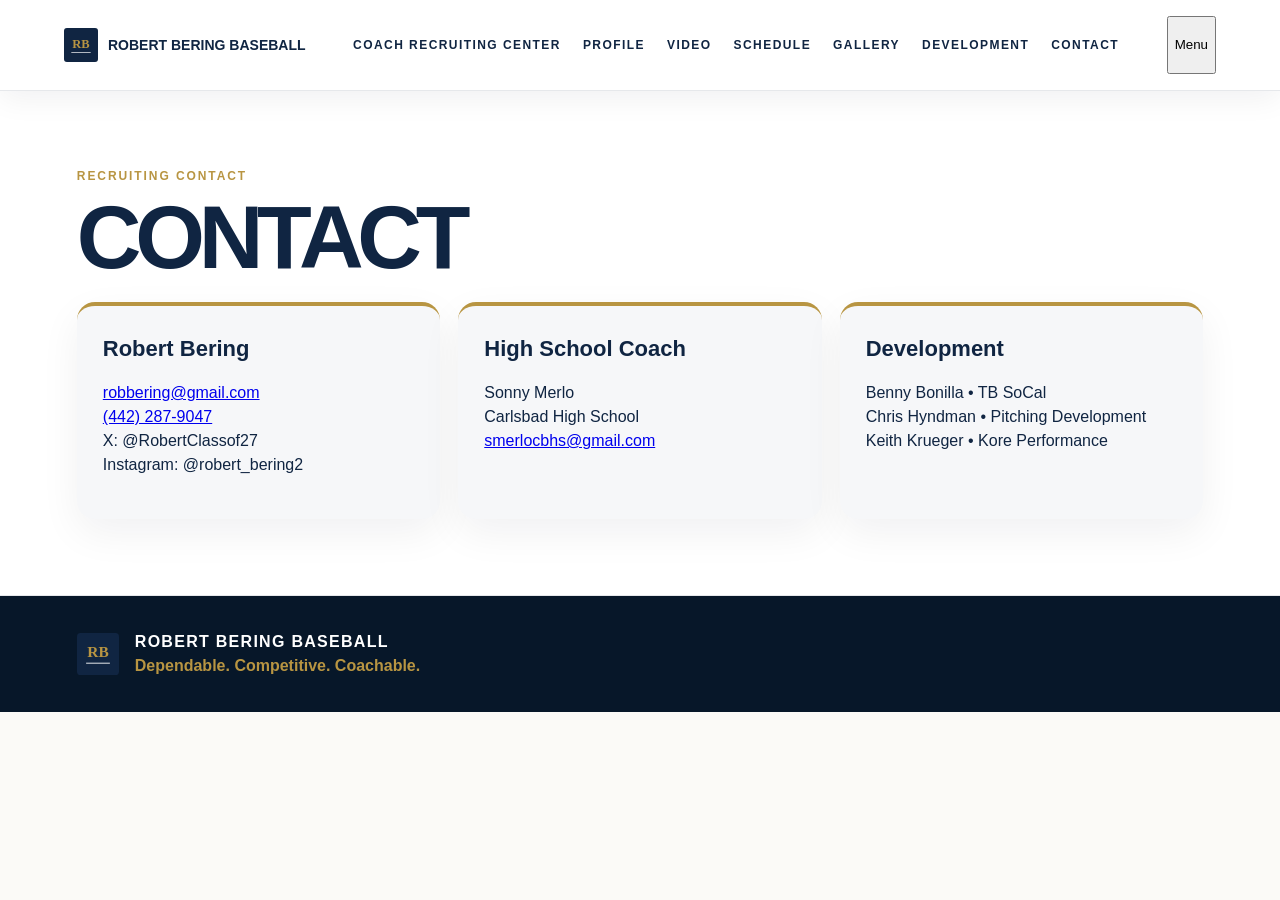
<file: contact.html>
<!doctype html><html lang="en"><head><meta charset="utf-8"><meta name="viewport" content="width=device-width, initial-scale=1"><title>Robert Bering Contact</title><link rel="icon" href="rb-mark.svg"><link rel="stylesheet" href="styles.css"></head><body><header class="nav"><a class="mark" href="index.html"><img src="rb-mark.svg" alt=""><span>Robert Bering Baseball</span></a><nav><a href="coach-recruiting-center.html">Coach Recruiting Center</a><a href="profile.html">Profile</a><a href="video.html">Video</a><a href="schedule.html">Schedule</a><a href="gallery.html">Gallery</a><a href="development.html">Development</a><a href="contact.html">Contact</a></nav><button class="mobile-menu-button" aria-label="Menu">Menu</button></header><main><section class="section"><p class="eyebrow">Recruiting Contact</p><h1>Contact</h1><div class="contact-grid"><div><h3>Robert Bering</h3><p><a href="mailto:robbering@gmail.com">robbering@gmail.com</a><br><a href="tel:14422879047">(442) 287-9047</a><br>X: @RobertClassof27<br>Instagram: @robert_bering2</p></div><div><h3>High School Coach</h3><p>Sonny Merlo<br>Carlsbad High School<br><a href="mailto:smerlocbhs@gmail.com">smerlocbhs@gmail.com</a></p></div><div><h3>Development</h3><p>Benny Bonilla • TB SoCal<br>Chris Hyndman • Pitching Development<br>Keith Krueger • Kore Performance</p></div></div></section></main><footer><img src="rb-mark.svg" alt=""><div><strong>Robert Bering Baseball</strong><span>Dependable. Competitive. Coachable.</span></div></footer></body></html>
</file>
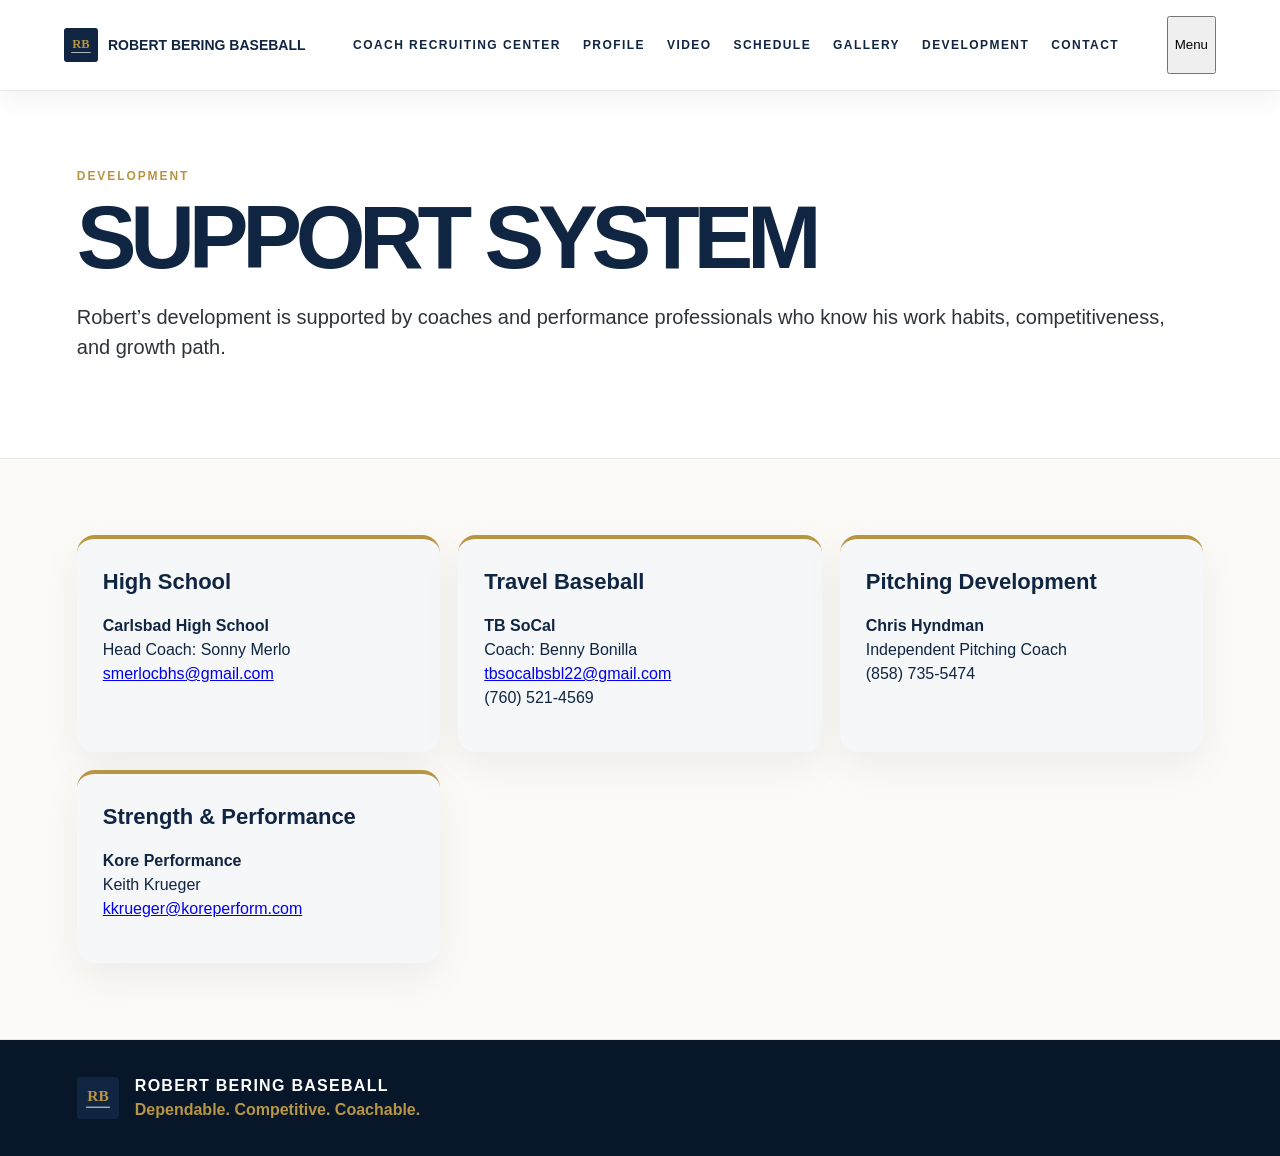
<file: development.html>
<!doctype html><html lang="en"><head><meta charset="utf-8"><meta name="viewport" content="width=device-width, initial-scale=1"><title>Robert Bering Development</title><link rel="icon" href="rb-mark.svg"><link rel="stylesheet" href="styles.css"></head><body><header class="nav"><a class="mark" href="index.html"><img src="rb-mark.svg" alt=""><span>Robert Bering Baseball</span></a><nav><a href="coach-recruiting-center.html">Coach Recruiting Center</a><a href="profile.html">Profile</a><a href="video.html">Video</a><a href="schedule.html">Schedule</a><a href="gallery.html">Gallery</a><a href="development.html">Development</a><a href="contact.html">Contact</a></nav><button class="mobile-menu-button" aria-label="Menu">Menu</button></header><main>
<section class="section">
  <p class="eyebrow">Development</p>
  <h1>Support System</h1>
  <p class="lead">Robert’s development is supported by coaches and performance professionals who know his work habits, competitiveness, and growth path.</p>
</section>
<section class="section">
  <div class="contact-grid">
    <div><h3>High School</h3><p><strong>Carlsbad High School</strong><br>Head Coach: Sonny Merlo<br><a href="mailto:smerlocbhs@gmail.com">smerlocbhs@gmail.com</a></p></div>
    <div><h3>Travel Baseball</h3><p><strong>TB SoCal</strong><br>Coach: Benny Bonilla<br><a href="mailto:tbsocalbsbl22@gmail.com">tbsocalbsbl22@gmail.com</a><br>(760) 521-4569</p></div>
    <div><h3>Pitching Development</h3><p><strong>Chris Hyndman</strong><br>Independent Pitching Coach<br>(858) 735-5474</p></div>
    <div><h3>Strength & Performance</h3><p><strong>Kore Performance</strong><br>Keith Krueger<br><a href="mailto:kkrueger@koreperform.com">kkrueger@koreperform.com</a></p></div>
  </div>
</section>
</main><footer><img src="rb-mark.svg" alt=""><div><strong>Robert Bering Baseball</strong><span>Dependable. Competitive. Coachable.</span></div></footer></body></html>
</file>
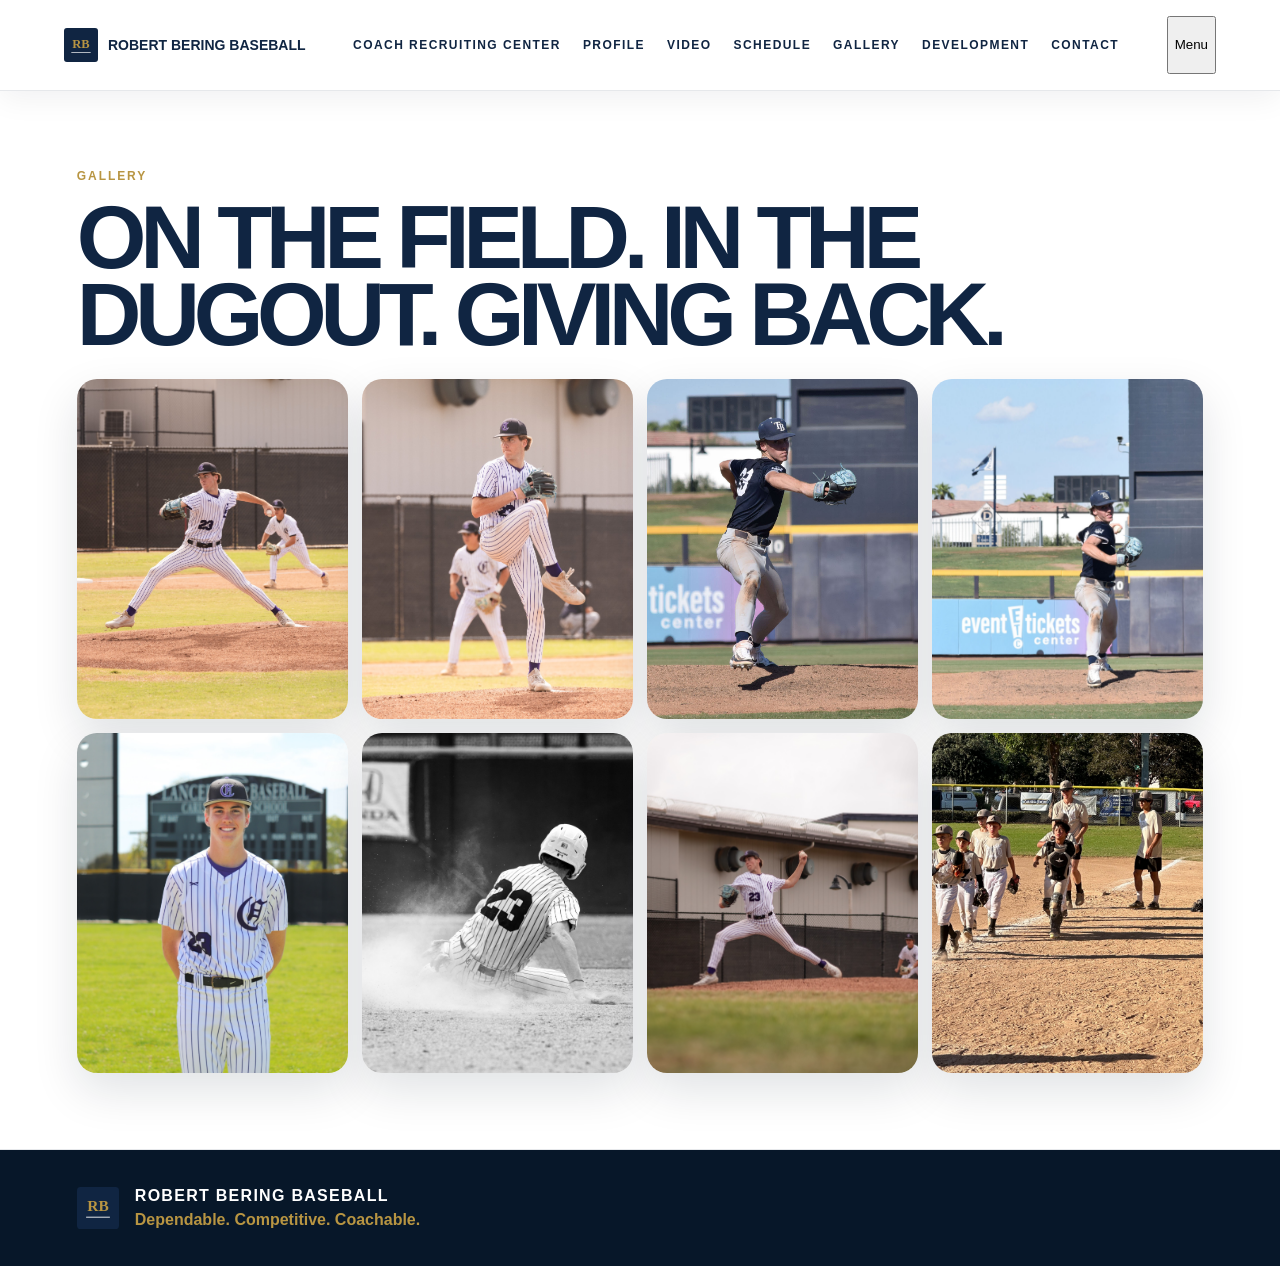
<file: gallery.html>
<!doctype html><html lang="en"><head><meta charset="utf-8"><meta name="viewport" content="width=device-width, initial-scale=1"><title>Robert Bering Gallery</title><link rel="icon" href="rb-mark.svg"><link rel="stylesheet" href="styles.css"></head><body><header class="nav"><a class="mark" href="index.html"><img src="rb-mark.svg" alt=""><span>Robert Bering Baseball</span></a><nav><a href="coach-recruiting-center.html">Coach Recruiting Center</a><a href="profile.html">Profile</a><a href="video.html">Video</a><a href="schedule.html">Schedule</a><a href="gallery.html">Gallery</a><a href="development.html">Development</a><a href="contact.html">Contact</a></nav><button class="mobile-menu-button" aria-label="Menu">Menu</button></header><main><section class="section"><p class="eyebrow">Gallery</p><h1>On the field. In the dugout. Giving back.</h1><div class="gallery-grid"><img src="pitching-extension.jpg" alt="Robert Bering pitching at full extension"><img src="pitching-balance.jpg" alt="Robert Bering in balance point during delivery"><img src="batting.jpg" alt="Robert Bering batting in game action"><img src="fielding.jpg" alt="Robert Bering fielding in the outfield"><img src="team-moment.jpg" alt="Robert Bering with teammates"><img src="blue-uniform-action.jpg" alt="Robert Bering pitching for TB SoCal"><img src="portrait-scoreboard.jpg" alt="Robert Bering portrait at Carlsbad High School"><img src="youth-coaching.jpg" alt="Robert Bering coaching youth baseball"></div></section></main><footer><img src="rb-mark.svg" alt=""><div><strong>Robert Bering Baseball</strong><span>Dependable. Competitive. Coachable.</span></div></footer></body></html>
</file>
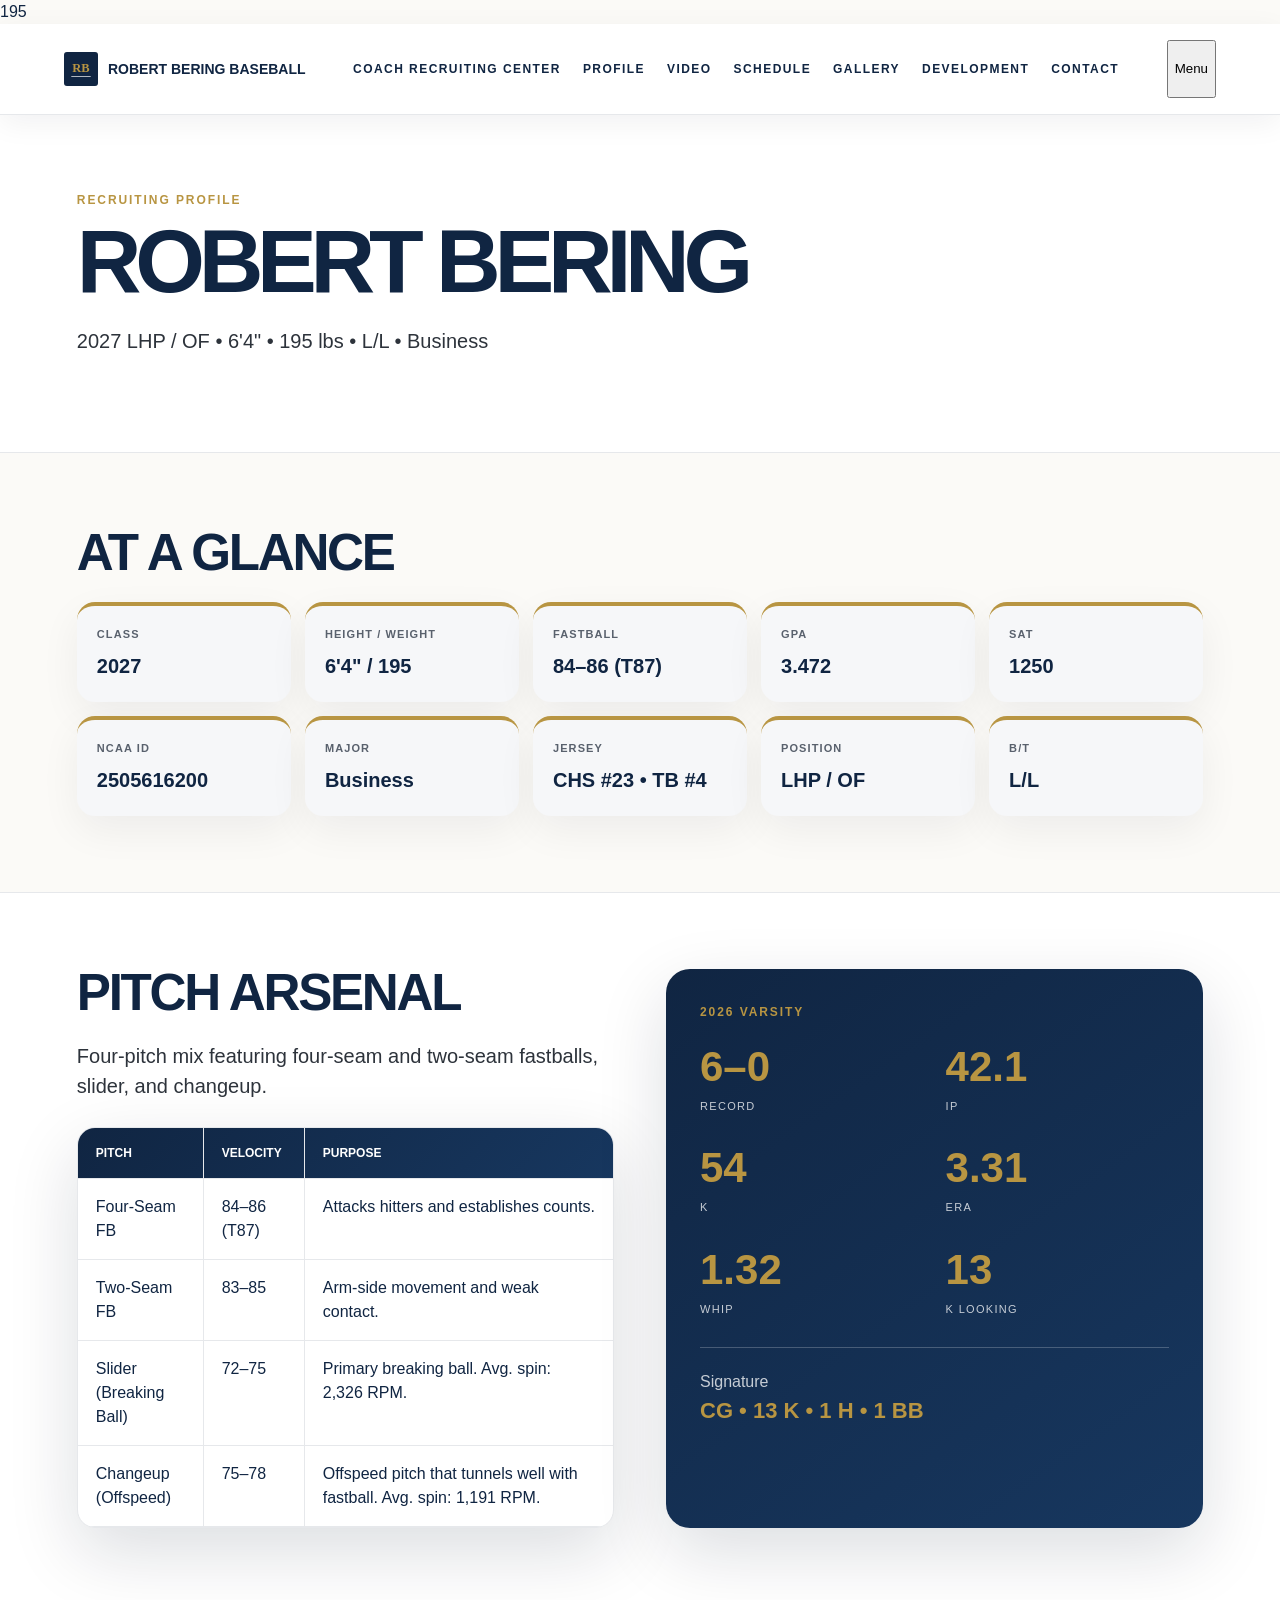
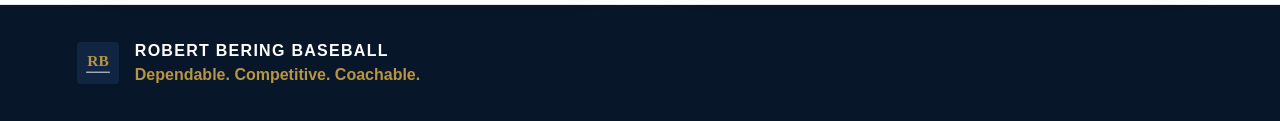
<file: profile.html>
195<!doctype html><html lang="en"><head><meta charset="utf-8"><meta name="viewport" content="width=device-width, initial-scale=1"><title>Robert Bering Profile</title><link rel="icon" href="rb-mark.svg"><link rel="stylesheet" href="styles.css"></head><body><header class="nav"><a class="mark" href="index.html"><img src="rb-mark.svg" alt=""><span>Robert Bering Baseball</span></a><nav><a href="coach-recruiting-center.html">Coach Recruiting Center</a><a href="profile.html">Profile</a><a href="video.html">Video</a><a href="schedule.html">Schedule</a><a href="gallery.html">Gallery</a><a href="development.html">Development</a><a href="contact.html">Contact</a></nav><button class="mobile-menu-button" aria-label="Menu">Menu</button></header><main><section class="section"><p class="eyebrow">Recruiting Profile</p><h1>Robert Bering</h1><p class="lead">2027 LHP / OF • 6'4" • 195 lbs • L/L • Business</p></section><section class="section"><h2>At a Glance</h2><div class="glance"><div><span>Class</span><strong>2027</strong></div><div><span>Height / Weight</span><strong>6'4" / 195</strong></div><div><span>Fastball</span><strong>84–86 (T87)</strong></div><div><span>GPA</span><strong>3.472</strong></div><div><span>SAT</span><strong>1250</strong></div><div><span>NCAA ID</span><strong>2505616200</strong></div><div><span>Major</span><strong>Business</strong></div><div><span>Jersey</span><strong>CHS #23 • TB #4</strong></div><div><span>Position</span><strong>LHP / OF</strong></div><div><span>B/T</span><strong>L/L</strong></div></div></section><section class="section split"><div><h2>Pitch Arsenal</h2><p class="lead">Four-pitch mix featuring four-seam and two-seam fastballs, slider, and changeup.</p><div class="pitch-table"><div class="pitch-row head"><span>Pitch</span><span>Velocity</span><span>Purpose</span></div><div class="pitch-row"><span>Four-Seam FB</span><span>84–86 (T87)</span><span>Attacks hitters and establishes counts.</span></div><div class="pitch-row"><span>Two-Seam FB</span><span>83–85</span><span>Arm-side movement and weak contact.</span></div><div class="pitch-row"><span>Slider (Breaking Ball)</span><span>72–75</span><span>Primary breaking ball. Avg. spin: 2,326 RPM.</span></div><div class="pitch-row"><span>Changeup (Offspeed)</span><span>75–78</span><span>Offspeed pitch that tunnels well with fastball. Avg. spin: 1,191 RPM.</span></div></div></div><aside class="dark-card"><p class="eyebrow">2026 Varsity</p><div class="stat-grid"><div><strong>6–0</strong><span>Record</span></div><div><strong>42.1</strong><span>IP</span></div><div><strong>54</strong><span>K</span></div><div><strong>3.31</strong><span>ERA</span></div><div><strong>1.32</strong><span>WHIP</span></div><div><strong>13</strong><span>K Looking</span></div></div><div class="signature"><span>Signature</span><strong>CG • 13 K • 1 H • 1 BB</strong></div></aside></section></main><footer><img src="rb-mark.svg" alt=""><div><strong>Robert Bering Baseball</strong><span>Dependable. Competitive. Coachable.</span></div></footer></body></html>
</file>
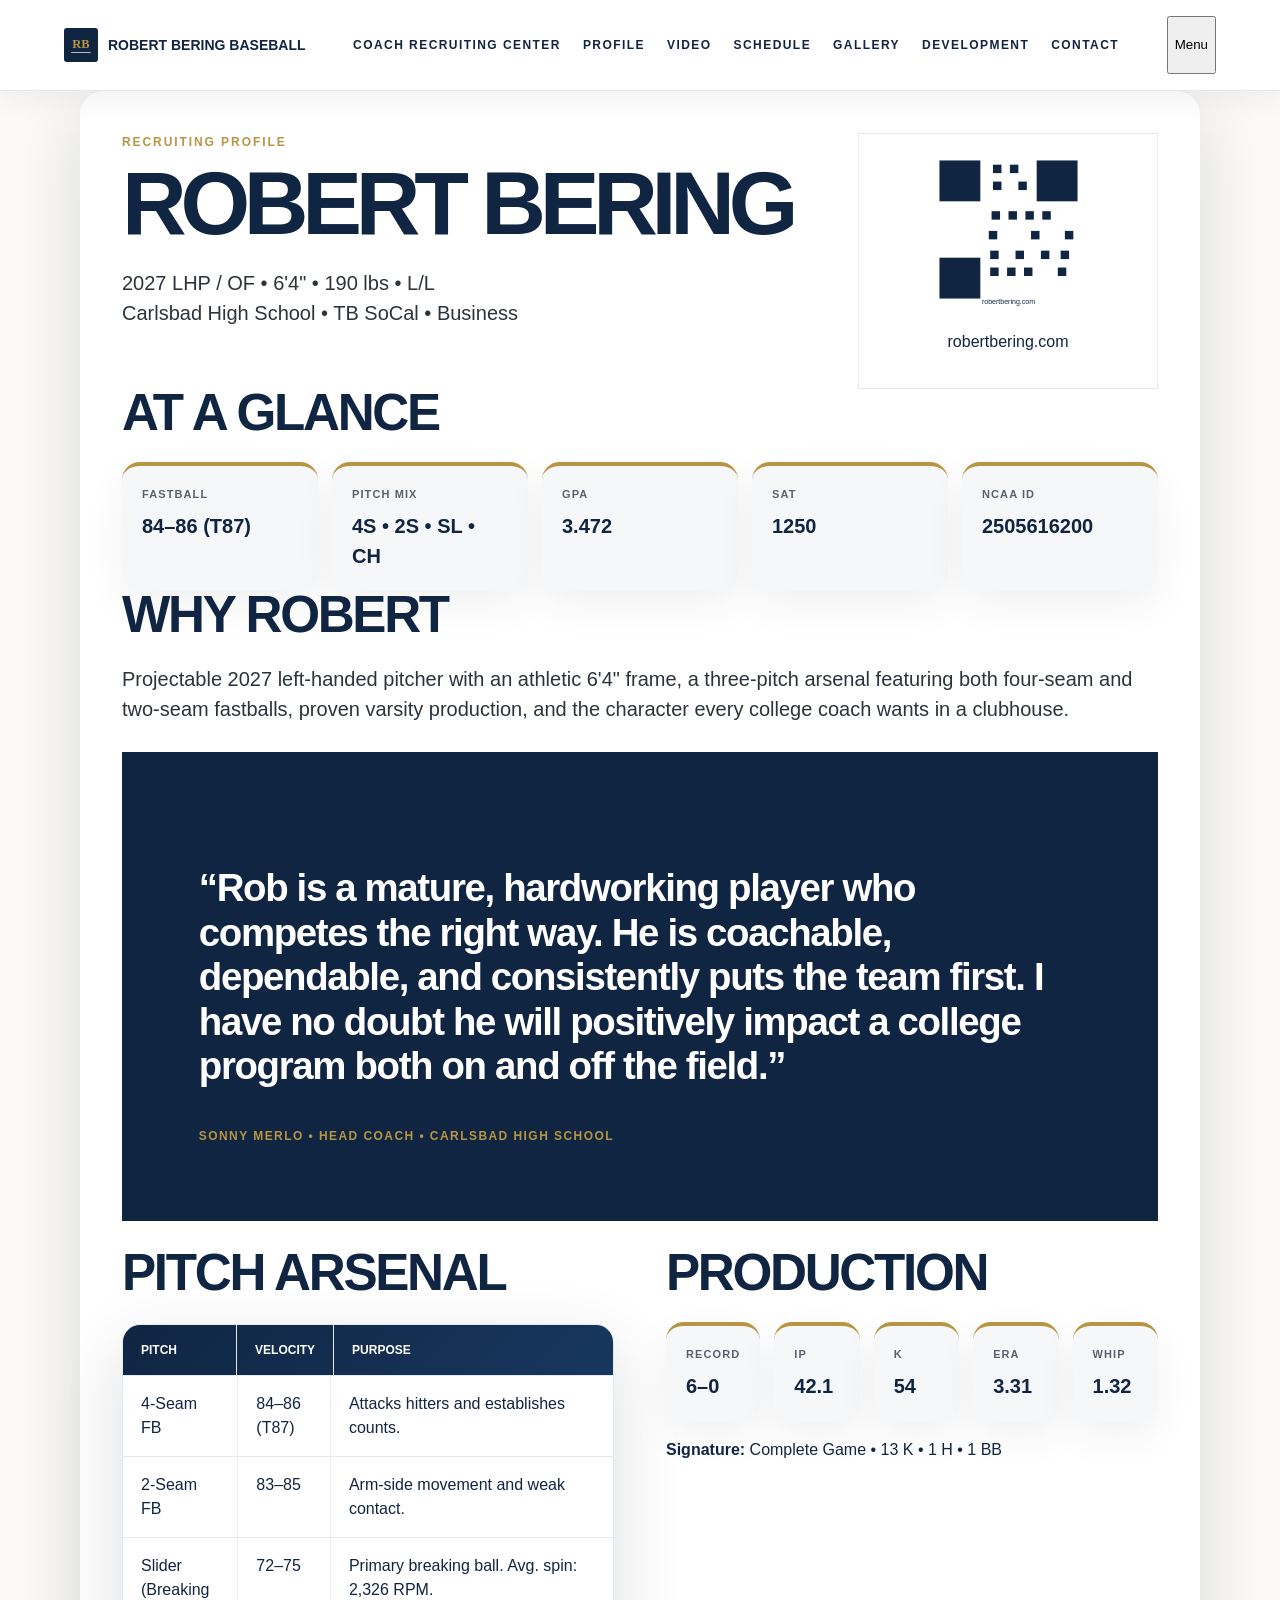
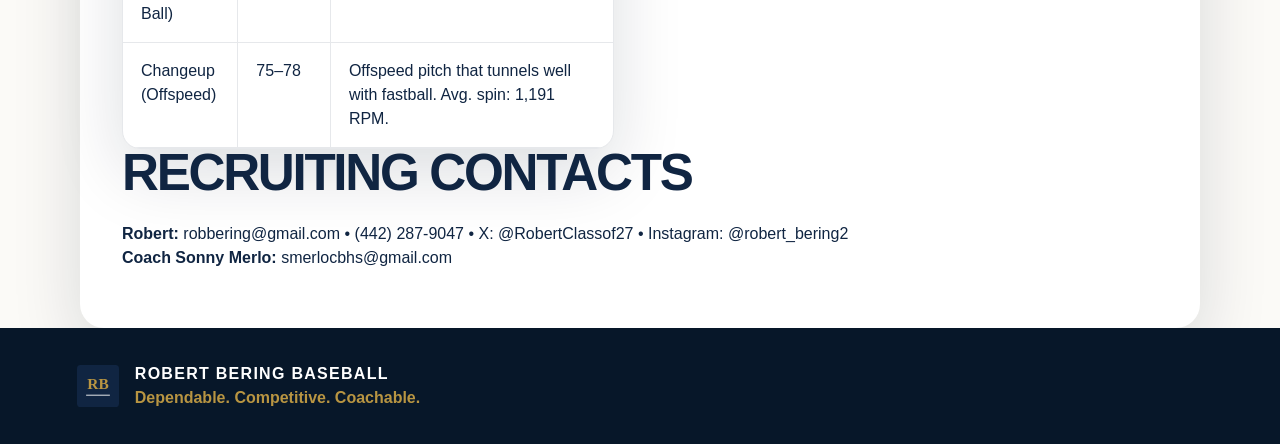
<file: recruiting-profile.html>
<!doctype html><html lang="en"><head><meta charset="utf-8"><meta name="viewport" content="width=device-width, initial-scale=1"><title>Robert Bering Recruiting Profile</title><link rel="icon" href="rb-mark.svg"><link rel="stylesheet" href="styles.css"></head><body><header class="nav"><a class="mark" href="index.html"><img src="rb-mark.svg" alt=""><span>Robert Bering Baseball</span></a><nav><a href="coach-recruiting-center.html">Coach Recruiting Center</a><a href="profile.html">Profile</a><a href="video.html">Video</a><a href="schedule.html">Schedule</a><a href="gallery.html">Gallery</a><a href="development.html">Development</a><a href="contact.html">Contact</a></nav><button class="mobile-menu-button" aria-label="Menu">Menu</button></header><main><div class="profile-wrap"><div class="profile-top"><div><p class="eyebrow">Recruiting Profile</p><h1>Robert Bering</h1><p class="lead">2027 LHP / OF • 6'4" • 190 lbs • L/L<br>Carlsbad High School • TB SoCal • Business</p></div><div class="qr"><img src="qr-robertbering.svg" alt="QR code"><p>robertbering.com</p></div></div><section><h2>At a Glance</h2><div class="glance"><div><span>Fastball</span><strong>84–86 (T87)</strong></div><div><span>Pitch Mix</span><strong>4S • 2S • SL • CH</strong></div><div><span>GPA</span><strong>3.472</strong></div><div><span>SAT</span><strong>1250</strong></div><div><span>NCAA ID</span><strong>2505616200</strong></div></div></section><section><h2>Why Robert</h2><p class="lead">Projectable 2027 left-handed pitcher with an athletic 6'4" frame, a three-pitch arsenal featuring both four-seam and two-seam fastballs, proven varsity production, and the character every college coach wants in a clubhouse.</p></section><section class="coach-quote"><p>“Rob is a mature, hardworking player who competes the right way. He is coachable, dependable, and consistently puts the team first. I have no doubt he will positively impact a college program both on and off the field.”</p><cite>Sonny Merlo • Head Coach • Carlsbad High School</cite></section><section class="split"><div><h2>Pitch Arsenal</h2><div class="pitch-table"><div class="pitch-row head"><span>Pitch</span><span>Velocity</span><span>Purpose</span></div><div class="pitch-row"><span>4-Seam FB</span><span>84–86 (T87)</span><span>Attacks hitters and establishes counts.</span></div><div class="pitch-row"><span>2-Seam FB</span><span>83–85</span><span>Arm-side movement and weak contact.</span></div><div class="pitch-row"><span>Slider (Breaking Ball)</span><span>72–75</span><span>Primary breaking ball. Avg. spin: 2,326 RPM.</span></div><div class="pitch-row"><span>Changeup (Offspeed)</span><span>75–78</span><span>Offspeed pitch that tunnels well with fastball. Avg. spin: 1,191 RPM.</span></div></div></div><div><h2>Production</h2><div class="glance"><div><span>Record</span><strong>6–0</strong></div><div><span>IP</span><strong>42.1</strong></div><div><span>K</span><strong>54</strong></div><div><span>ERA</span><strong>3.31</strong></div><div><span>WHIP</span><strong>1.32</strong></div></div><p><strong>Signature:</strong> Complete Game • 13 K • 1 H • 1 BB</p></div></section><section><h2>Recruiting Contacts</h2><p><strong>Robert:</strong> robbering@gmail.com • (442) 287-9047 • X: @RobertClassof27 • Instagram: @robert_bering2<br><strong>Coach Sonny Merlo:</strong> smerlocbhs@gmail.com</p></section></div></main><footer><img src="rb-mark.svg" alt=""><div><strong>Robert Bering Baseball</strong><span>Dependable. Competitive. Coachable.</span></div></footer></body></html>
</file>
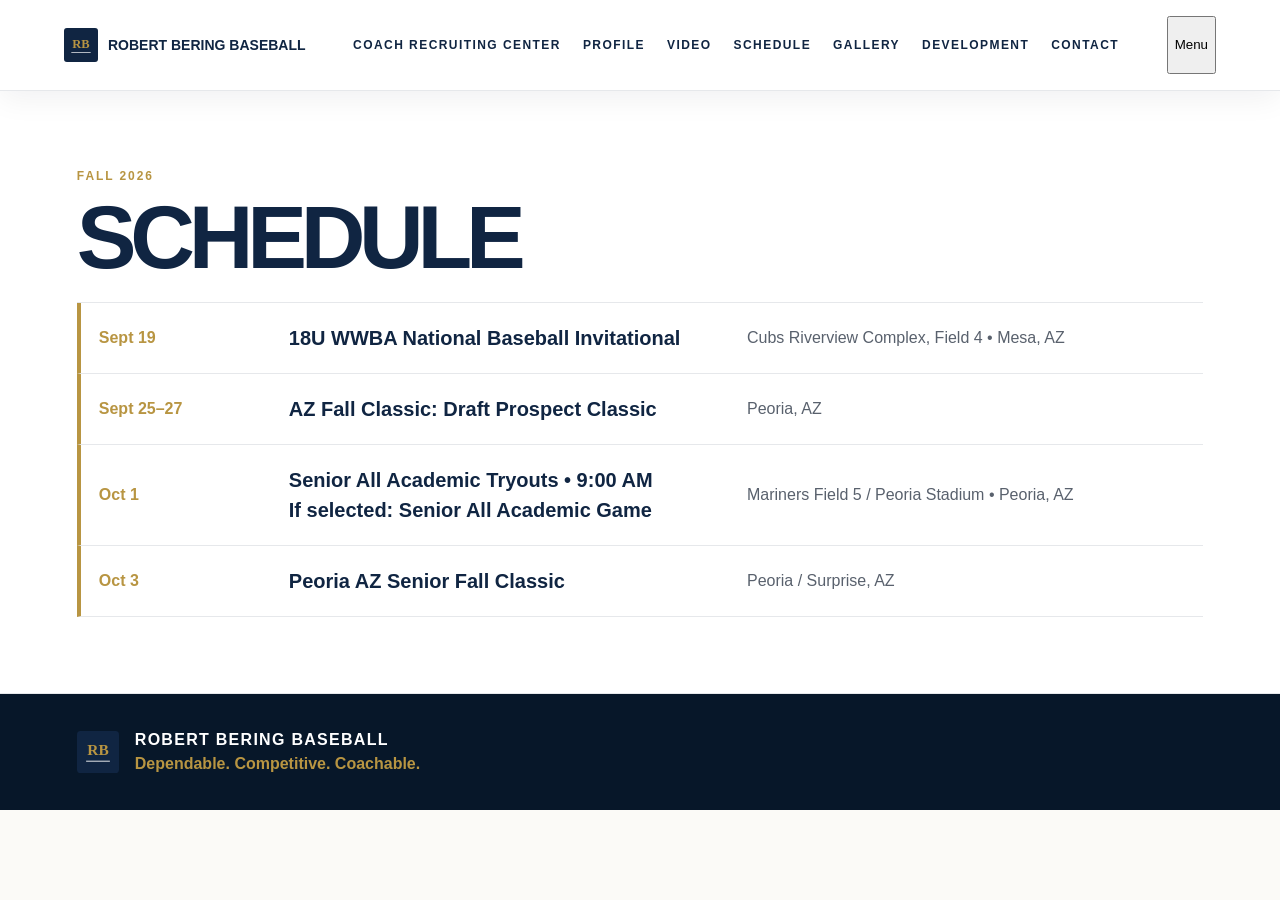
<file: schedule.html>
<!doctype html><html lang="en"><head><meta charset="utf-8"><meta name="viewport" content="width=device-width, initial-scale=1"><title>Robert Bering Schedule</title><link rel="icon" href="rb-mark.svg"><link rel="stylesheet" href="styles.css"></head><body><header class="nav"><a class="mark" href="index.html"><img src="rb-mark.svg" alt=""><span>Robert Bering Baseball</span></a><nav><a href="coach-recruiting-center.html">Coach Recruiting Center</a><a href="profile.html">Profile</a><a href="video.html">Video</a><a href="schedule.html">Schedule</a><a href="gallery.html">Gallery</a><a href="development.html">Development</a><a href="contact.html">Contact</a></nav><button class="mobile-menu-button" aria-label="Menu">Menu</button></header><main><section class="section"><p class="eyebrow">Fall 2026</p><h1>Schedule</h1><div class="schedule-list">
  <div>
    <span>Sept 19</span>
    <strong>18U WWBA National Baseball Invitational</strong>
    <em>Cubs Riverview Complex, Field 4 • Mesa, AZ</em>
  </div>
  <div>
    <span>Sept 25–27</span>
    <strong>AZ Fall Classic: Draft Prospect Classic</strong>
    <em>Peoria, AZ</em>
  </div>
  <div>
    <span>Oct 1</span>
    <strong>Senior All Academic Tryouts • 9:00 AM<br>If selected: Senior All Academic Game</strong>
    <em>Mariners Field 5 / Peoria Stadium • Peoria, AZ</em>
  </div>
  <div>
    <span>Oct 3</span>
    <strong>Peoria AZ Senior Fall Classic</strong>
    <em>Peoria / Surprise, AZ</em>
  </div>
</div></main><footer><img src="rb-mark.svg" alt=""><div><strong>Robert Bering Baseball</strong><span>Dependable. Competitive. Coachable.</span></div></footer></body></html>
</file>
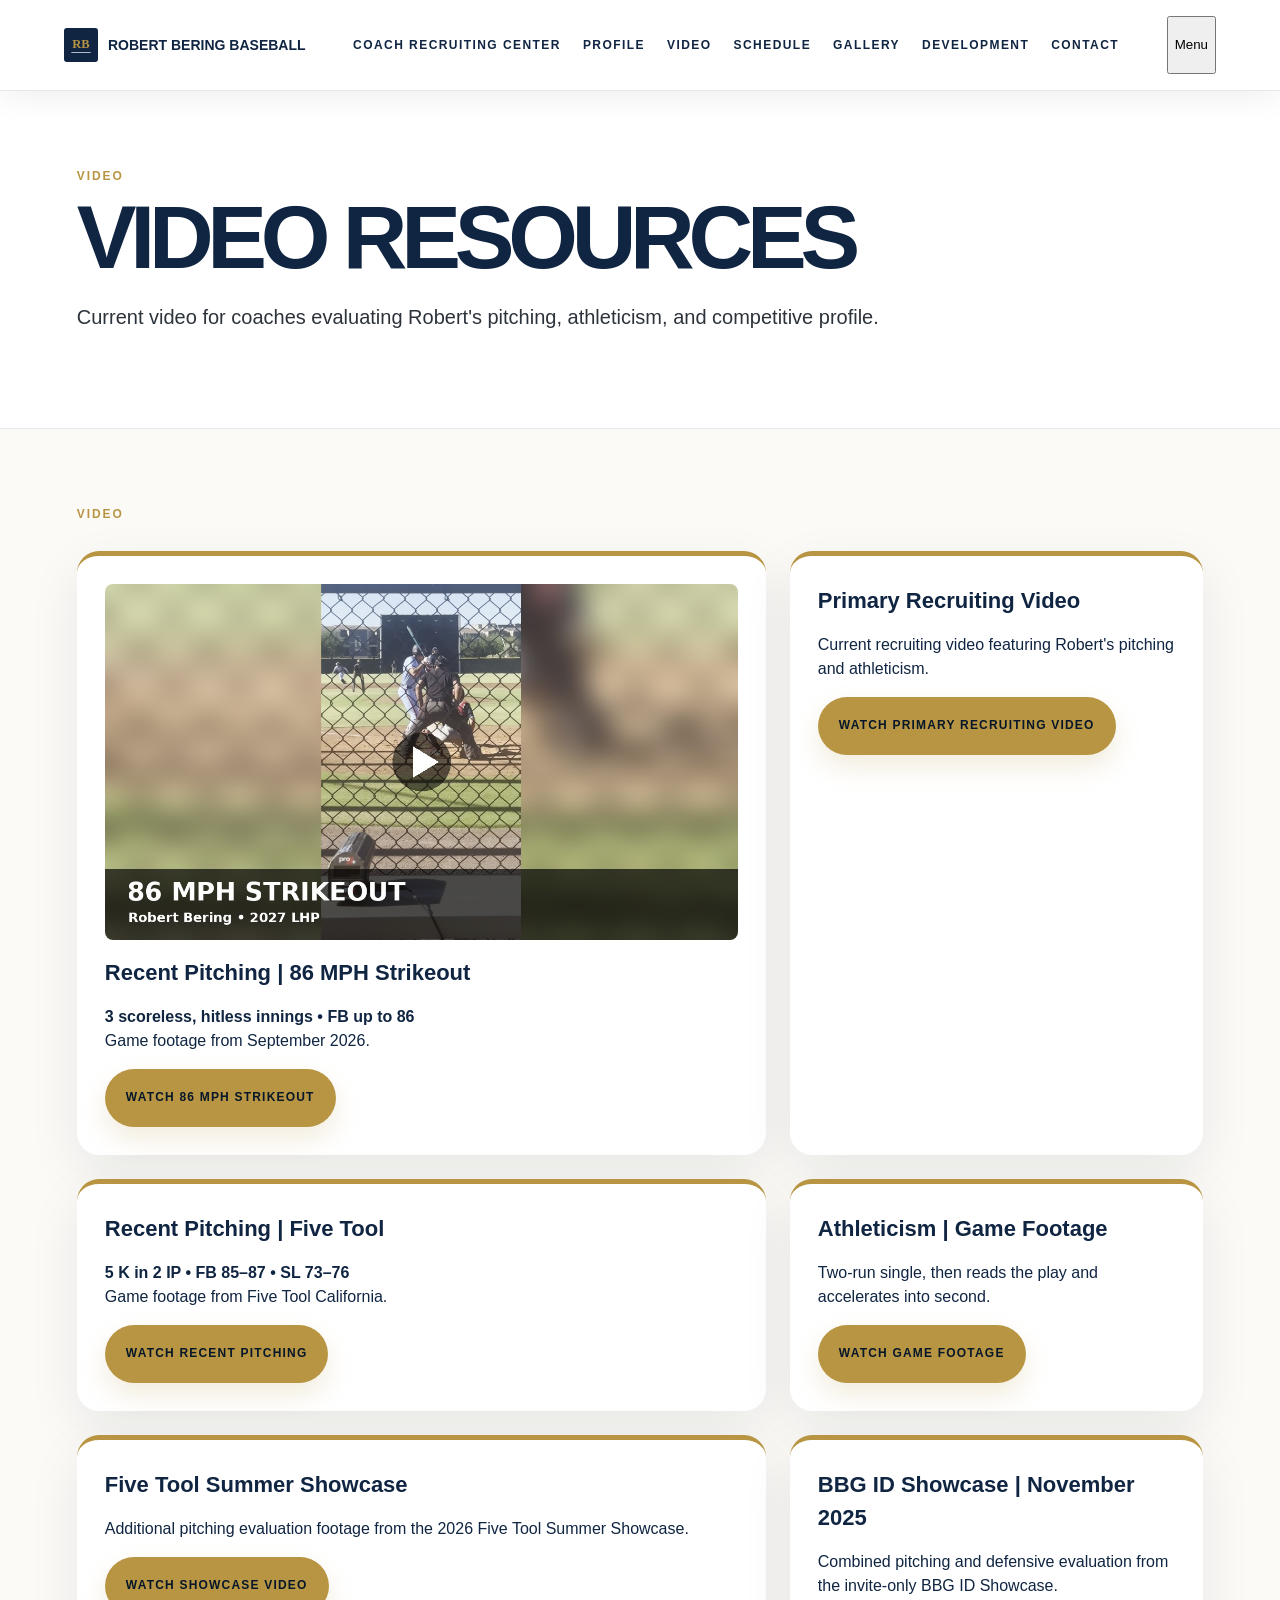
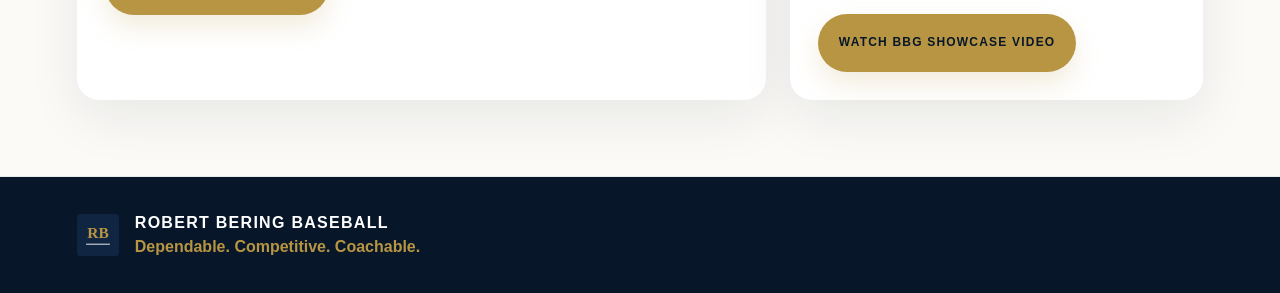
<file: video.html>
<!doctype html>
<html lang="en"><head><meta charset="utf-8"><meta name="viewport" content="width=device-width, initial-scale=1">
<title>Robert Bering Video</title><link rel="icon" href="rb-mark.svg"><link rel="stylesheet" href="styles.css"></head>
<body><header class="nav"><a class="mark" href="index.html"><img src="rb-mark.svg" alt=""><span>Robert Bering Baseball</span></a><nav><a href="coach-recruiting-center.html">Coach Recruiting Center</a><a href="profile.html">Profile</a><a href="video.html">Video</a><a href="schedule.html">Schedule</a><a href="gallery.html">Gallery</a><a href="development.html">Development</a><a href="contact.html">Contact</a></nav><button class="mobile-menu-button" aria-label="Menu">Menu</button></header><main>
<section class="section"><p class="eyebrow">Video</p><h1>Video Resources</h1><p class="lead">Current video for coaches evaluating Robert's pitching, athleticism, and competitive profile.</p></section>

<section class="section">
  <p class="eyebrow">Video</p>
  <h2></h2>
  <p class="rc-note"></p>
<div class="video-library-grid">
  <div class="video-list-card">
   <a href="robert-bering-86mph-strikeout-sept-2026.mp4" target="_blank" aria-label="Watch Robert Bering 86 mph strikeout">
  <img src="robert-bering-86mph-strikeout-thumbnail.jpg" alt="Robert Bering 86 mph strikeout" style="width:100%; border-radius:8px; margin-bottom:16px; display:block;">
</a>
    <h3>Recent Pitching | 86 MPH Strikeout</h3>
    <p><strong>3 scoreless, hitless innings • FB up to 86</strong><br>Game footage from September 2026.</p>
    <a class="btn primary" href="robert-bering-86mph-strikeout-sept-2026.mp4" target="_blank">Watch 86 MPH Strikeout</a>
  </div>

  <div class="video-list-card">
    <h3>Primary Recruiting Video</h3>
    <p>Current recruiting video featuring Robert's pitching and athleticism.</p>
    <a class="btn primary" href="https://www.youtube.com/watch?v=dVJrnKojSNA" target="_blank" rel="noopener">Watch Primary Recruiting Video</a>
  </div>

  <div class="video-list-card">
    <h3>Recent Pitching | Five Tool</h3>
    <p><strong>5 K in 2 IP • FB 85–87 • SL 73–76</strong><br>Game footage from Five Tool California.</p>
    <a class="btn primary" href="https://fivetool.org/post/3d90516f-4ce6-4b7c-913c-5762813ab2e9" target="_blank" rel="noopener">Watch Recent Pitching</a>
  </div>

  <div class="video-list-card">
    <h3>Athleticism | Game Footage</h3>
    <p>Two-run single, then reads the play and accelerates into second.</p>
    <a class="btn primary" href="https://fivetool.org/post/432599c4-10f0-41bb-b2b6-5684dce9d311" target="_blank" rel="noopener">Watch Game Footage</a>
  </div>

  <div class="video-list-card">
    <h3>Five Tool Summer Showcase</h3>
    <p>Additional pitching evaluation footage from the 2026 Five Tool Summer Showcase.</p>
    <a class="btn primary" href="https://fivetool.org/post/5e17efd8-178d-4cb2-9765-492be29ce370" target="_blank" rel="noopener">Watch Showcase Video</a>
  </div>

  <div class="video-list-card">
    <h3>BBG ID Showcase | November 2025</h3>
    <p>Combined pitching and defensive evaluation from the invite-only BBG ID Showcase.</p>
    <a class="btn primary" href="https://youtu.be/ZOG4WfuzRZY" target="_blank" rel="noopener">Watch BBG Showcase Video</a>
  </div>

</div>

</main><footer><img src="rb-mark.svg" alt=""><div><strong>Robert Bering Baseball</strong><span>Dependable. Competitive. Coachable.</span></div></footer></body></html>
</file>
<file: styles.css>
:root{--navy:#102542;--dark:#071729;--gold:#b89542;--light:#f6f7f9;--line:#e6e8eb;--gray:#59616d}*{box-sizing:border-box}body{margin:0;font-family:Arial,Helvetica,sans-serif;color:var(--navy);line-height:1.5}.nav{position:sticky;top:0;z-index:20;background:rgba(255,255,255,.95);display:flex;align-items:center;justify-content:space-between;padding:16px 5vw;border-bottom:1px solid var(--line)}.mark{display:flex;align-items:center;gap:10px;text-decoration:none;color:var(--navy);font-weight:900;text-transform:uppercase;font-size:14px}.mark img{width:34px}.nav nav{display:flex;gap:22px}.nav nav a,.nav-cta{font-size:12px;text-transform:uppercase;letter-spacing:.12em;text-decoration:none;color:var(--navy);font-weight:800}.nav-cta{border:1px solid var(--navy);border-radius:99px;padding:9px 13px}.hero{min-height:86vh;display:grid;grid-template-columns:1.15fr .85fr;background:var(--dark);color:white}.hero-photo{background-size:cover;background-position:center;min-height:620px}.hero-panel{display:flex;flex-direction:column;justify-content:center;padding:6vw}.eyebrow{text-transform:uppercase;letter-spacing:.16em;color:var(--gold);font-size:12px;font-weight:900;margin:0 0 14px}h1{font-size:clamp(56px,7vw,104px);line-height:.86;letter-spacing:-.07em;text-transform:uppercase;margin:0 0 26px}h2{font-size:clamp(34px,4vw,58px);line-height:.95;letter-spacing:-.045em;text-transform:uppercase;margin:0 0 24px}h3{font-size:22px;margin:0 0 14px}.hero-meta{font-size:22px;color:rgba(255,255,255,.82);margin:0 0 22px}.brandline{font-size:26px;font-weight:900}.btn{display:inline-block;border-radius:999px;padding:14px 21px;text-decoration:none;font-size:12px;font-weight:900;text-transform:uppercase;letter-spacing:.1em}.primary{background:var(--gold);color:#071729}.secondary{border:1px solid rgba(255,255,255,.65);color:white}.btn-row{display:flex;gap:14px;flex-wrap:wrap}.section{padding:78px 6vw;border-bottom:1px solid var(--line)}.intro,.split,.meet{display:grid;grid-template-columns:1fr 1fr;gap:52px}.lead,.intro p,.meet p{font-size:20px;color:#2d333b}.quote{background:var(--navy);color:white;text-align:center}.quote blockquote{max-width:980px;margin:0 auto;font-size:clamp(25px,3vw,42px);line-height:1.14;font-weight:800}.quote cite{display:block;margin-top:28px;color:var(--gold);font-style:normal;text-transform:uppercase;letter-spacing:.12em;font-size:12px;font-weight:900}.glance{display:grid;grid-template-columns:repeat(5,1fr);gap:14px}.glance div{background:var(--light);border-top:4px solid var(--gold);padding:20px;min-height:100px}.glance span{display:block;text-transform:uppercase;color:var(--gray);letter-spacing:.1em;font-size:11px;font-weight:900}.glance strong{display:block;margin-top:9px;font-size:20px}.pitch-table{border:1px solid var(--line);margin-top:26px}.pitch-row{display:grid;grid-template-columns:1.05fr .85fr 2.6fr;border-bottom:1px solid var(--line)}.pitch-row span{padding:16px 18px}.pitch-row.head{background:var(--navy);color:white;font-weight:900;text-transform:uppercase;font-size:12px}.dark-card{background:var(--navy);color:white;padding:34px}.stat-grid{display:grid;grid-template-columns:repeat(2,1fr);gap:22px}.stat-grid strong{display:block;font-size:42px;color:var(--gold)}.stat-grid span{display:block;text-transform:uppercase;letter-spacing:.12em;font-size:11px;color:rgba(255,255,255,.76)}.signature{margin-top:30px;border-top:1px solid rgba(255,255,255,.22);padding-top:22px}.signature strong{display:block;font-size:22px}.timeline{display:grid;grid-template-columns:repeat(4,1fr);gap:16px;margin-top:28px}.timeline div{background:var(--light);border-top:4px solid var(--gold);padding:22px}.timeline span{display:block;text-transform:uppercase;color:var(--gray);font-size:11px;letter-spacing:.12em;font-weight:900}.timeline strong{font-size:19px}.video-grid{display:grid;grid-template-columns:.8fr 1.2fr;gap:50px;background:var(--light)}.video-frame{aspect-ratio:16/9;background:#000;border-radius:20px;overflow:hidden}.video-frame iframe{width:100%;height:100%;border:0}.gallery-grid{display:grid;grid-template-columns:repeat(4,1fr);gap:14px}.gallery-grid img{width:100%;height:340px;object-fit:cover}.schedule-list{border-top:1px solid var(--line)}.schedule-list div{display:grid;grid-template-columns:170px 1fr 1fr;gap:20px;align-items:center;padding:20px 0;border-bottom:1px solid var(--line)}.schedule-list span{font-weight:900;color:var(--gold)}.schedule-list strong{font-size:20px}.schedule-list em{font-style:normal;color:var(--gray)}.contact-grid{display:grid;grid-template-columns:repeat(3,1fr);gap:18px}.contact-grid div{background:var(--light);padding:26px;border-top:4px solid var(--gold)}.profile-wrap{max-width:1120px;margin:0 auto;padding:42px}.profile-top{display:grid;grid-template-columns:1fr 300px;gap:28px}.qr{border:1px solid var(--line);padding:18px;text-align:center}.qr img{width:155px}.coach-quote{background:var(--navy);color:white;padding:30px;margin:28px 0}.coach-quote p{font-size:25px;line-height:1.2;font-weight:800}.card{max-width:760px;margin:40px auto;padding:34px;border:1px solid var(--line)}.card-photo{height:330px;background-size:cover;background-position:center;border-radius:18px;margin-bottom:24px}.mini{display:grid;grid-template-columns:repeat(3,1fr);gap:10px}.mini div{background:var(--light);padding:14px;border-top:4px solid var(--gold)}footer{background:var(--dark);color:white;padding:34px 6vw;display:flex;align-items:center;gap:16px}footer img{width:42px}footer strong{display:block;text-transform:uppercase;letter-spacing:.08em}footer span{display:block;color:var(--gold);font-weight:900}@media(max-width:980px){.nav nav{display:none}.hero,.intro,.split,.meet,.video-grid,.profile-top{grid-template-columns:1fr}.hero-photo{min-height:470px}.hero-panel{padding:38px 24px}.section{padding:56px 24px}.glance{grid-template-columns:repeat(2,1fr)}.pitch-row{grid-template-columns:1fr}.timeline,.contact-grid{grid-template-columns:1fr}.gallery-grid{grid-template-columns:1fr 1fr}.gallery-grid img{height:250px}.schedule-list div{grid-template-columns:1fr;gap:4px}}@media print{.nav,.btn-row,.video-frame,footer{display:none}.section,.profile-wrap{padding:20px}.coach-quote p{font-size:18px}.glance{grid-template-columns:repeat(5,1fr)}}


/* v8 polish */
.nav-toggle{display:none}
.home-preview{display:grid;grid-template-columns:1fr 1fr;gap:24px;margin-top:28px}
.preview-card{background:var(--light);border-top:4px solid var(--gold);padding:24px}
.preview-card h3{margin-bottom:10px}
.hero-photo{background-position:center center}
.pitch-row span + span{border-left:1px solid var(--line)}
@media(max-width:980px){
  .nav{align-items:flex-start;gap:12px;flex-wrap:wrap}
  .nav nav{display:flex;width:100%;overflow-x:auto;gap:14px;padding-top:8px}
  .nav nav a{white-space:nowrap}
  .nav-cta{margin-left:auto}
  .hero-photo{background-position:center top}
  .home-preview{grid-template-columns:1fr}
  .pitch-row span + span{border-left:0;border-top:1px solid var(--line)}
}
@media(max-width:520px){
  .glance{grid-template-columns:1fr}
  .gallery-grid{grid-template-columns:1fr}
  h1{font-size:52px}
  .hero-meta,.brandline{font-size:20px}
}

/* Platform 1.1 Sprint 1 - Coach Experience */
.hero-coach-grid{display:grid;grid-template-columns:1fr 1fr;gap:14px;margin:22px 0 28px}
.hero-coach-grid div{background:rgba(255,255,255,.08);border:1px solid rgba(255,255,255,.18);padding:14px 16px}
.hero-coach-grid span{display:block;color:rgba(255,255,255,.65);text-transform:uppercase;letter-spacing:.12em;font-size:10px;font-weight:900}
.hero-coach-grid strong{display:block;color:#fff;font-size:18px;margin-top:4px}
.coach-dashboard{display:grid;grid-template-columns:1.1fr .9fr;gap:28px;align-items:start}
.dashboard-panel{background:var(--navy);color:#fff;padding:30px}
.dashboard-panel h3{color:#fff}
.dashboard-actions{display:grid;gap:12px;margin-top:18px}
.dashboard-actions .btn.secondary{color:var(--navy);border-color:var(--navy);background:#fff}
.coach-cards{display:grid;grid-template-columns:repeat(3,1fr);gap:18px}
.coach-card{background:var(--light);border-top:4px solid var(--gold);padding:24px}
.coach-card h3{margin-bottom:8px}
.compact-schedule{display:grid;gap:12px}
.compact-schedule div{display:grid;grid-template-columns:130px 1fr;gap:14px;padding:14px 0;border-bottom:1px solid var(--line)}
.compact-schedule span{font-weight:900;color:var(--gold)}
@media(max-width:980px){
  .hero-coach-grid,.coach-dashboard,.coach-cards{grid-template-columns:1fr}
}

/* Platform 1.1 Sprint 2 - Coach Recruiting Center */
.mobile-menu-button{display:none}
.recruiting-status{
  display:grid;
  grid-template-columns:repeat(4,1fr);
  gap:12px;
  margin:24px 0 28px;
}
.recruiting-status div{
  background:var(--light);
  border-top:4px solid var(--gold);
  padding:16px;
}
.recruiting-status span{
  display:block;
  text-transform:uppercase;
  letter-spacing:.12em;
  font-size:10px;
  font-weight:900;
  color:var(--gray);
}
.recruiting-status strong{
  display:block;
  margin-top:6px;
  font-size:17px;
}
.mobile-action-stack{
  display:grid;
  grid-template-columns:repeat(4,1fr);
  gap:12px;
}
.mobile-action-stack .btn{
  text-align:center;
}
.coach-center-hero{
  display:grid;
  grid-template-columns:1fr .9fr;
  gap:34px;
  align-items:start;
}
.coach-center-hero .dashboard-panel{
  margin-top:0;
}
.download-card{
  background:var(--light);
  border-top:4px solid var(--gold);
  padding:24px;
}
@media(max-width:980px){
  .mobile-menu-button{display:block;margin-left:auto;border:1px solid var(--navy);border-radius:999px;padding:9px 13px;font-weight:900;background:#fff;color:var(--navy)}
  .nav{align-items:center}
  .nav nav{
    display:none;
    width:100%;
    flex-direction:column;
    gap:0;
    padding-top:14px;
  }
  .nav:hover nav, .nav:focus-within nav{
    display:flex;
  }
  .nav nav a{
    padding:14px 0;
    border-top:1px solid var(--line);
    white-space:normal;
  }
  .nav-cta{display:none}
  .coach-center-hero,.recruiting-status,.mobile-action-stack{grid-template-columns:1fr}
  .mobile-action-stack .btn{width:100%;display:block}
  .dashboard-actions{display:grid;grid-template-columns:1fr;gap:12px}
  .dashboard-actions .btn{width:100%;text-align:center}
}

/* Platform 1.2 Sprint A - Coach-first homepage */
.home-hero-v12{
  min-height:92vh;
  display:grid;
  grid-template-columns:1.08fr .92fr;
  background:var(--dark);
  color:#fff;
}
.home-hero-v12 .hero-photo{
  min-height:92vh;
  background-size:cover;
  background-position:center top;
}
.home-hero-v12 .hero-panel{
  padding:5vw;
}
.player-kicker{
  color:var(--gold);
  text-transform:uppercase;
  letter-spacing:.16em;
  font-size:12px;
  font-weight:900;
  margin-bottom:14px;
}
.core-profile{
  display:grid;
  grid-template-columns:1fr 1fr;
  gap:12px;
  margin:22px 0 26px;
}
.core-profile div{
  border:1px solid rgba(255,255,255,.18);
  background:rgba(255,255,255,.07);
  padding:14px 16px;
}
.core-profile span{
  display:block;
  text-transform:uppercase;
  letter-spacing:.12em;
  font-size:10px;
  font-weight:900;
  color:rgba(255,255,255,.62);
}
.core-profile strong{
  display:block;
  color:#fff;
  font-size:20px;
  line-height:1.1;
  margin-top:5px;
}
.home-actions{
  display:grid;
  grid-template-columns:repeat(3,1fr);
  gap:12px;
  margin-top:28px;
}
.home-actions .btn{
  text-align:center;
  display:block;
}
.home-section-tight{
  padding-top:60px;
  padding-bottom:60px;
}
.home-quote-compact{
  background:var(--navy);
  color:#fff;
  padding:58px 6vw;
  border-bottom:1px solid rgba(255,255,255,.1);
}
.home-quote-compact blockquote{
  max-width:1120px;
  margin:0 auto;
  font-size:clamp(24px,2.5vw,38px);
  line-height:1.16;
  font-weight:800;
  letter-spacing:-.03em;
}
.home-quote-compact cite{
  display:block;
  max-width:1120px;
  margin:22px auto 0;
  color:var(--gold);
  font-style:normal;
  text-transform:uppercase;
  letter-spacing:.12em;
  font-size:12px;
  font-weight:900;
}
.home-contact-strip{
  display:grid;
  grid-template-columns:1fr 1fr 1fr;
  gap:14px;
}
.home-contact-strip div{
  background:var(--light);
  border-top:4px solid var(--gold);
  padding:20px;
}
.home-contact-strip span{
  display:block;
  color:var(--gray);
  text-transform:uppercase;
  letter-spacing:.12em;
  font-size:11px;
  font-weight:900;
}
.home-contact-strip strong{
  display:block;
  margin-top:8px;
  font-size:19px;
}
@media(max-width:980px){
  .home-hero-v12{
    grid-template-columns:1fr;
  }
  .home-hero-v12 .hero-photo{
    min-height:42vh;
    background-position:center top;
  }
  .home-hero-v12 .hero-panel{
    padding:34px 24px 42px;
  }
  .core-profile{
    grid-template-columns:1fr 1fr;
  }
  .home-actions{
    grid-template-columns:1fr;
  }
  .home-contact-strip{
    grid-template-columns:1fr;
  }
}
@media(max-width:520px){
  .core-profile{
    grid-template-columns:1fr;
  }
  .home-hero-v12 h1{
    font-size:54px;
  }
}

/* Platform 1.2 Sprint A+B refinement */
.hero-subline{
  font-size:22px;
  color:rgba(255,255,255,.84);
  margin:0 0 12px;
  font-weight:800;
}
.hero-promise{
  font-size:18px;
  color:rgba(255,255,255,.82);
  margin:0 0 22px;
}
.hero-theme{
  font-size:24px;
  font-weight:900;
  color:#fff;
  margin:0 0 10px;
}
.coach-center-simple{
  display:grid;
  grid-template-columns:1fr .9fr;
  gap:34px;
  align-items:start;
}
.coach-actions-simple{
  display:grid;
  grid-template-columns:repeat(4,1fr);
  gap:12px;
  margin-top:24px;
}
.coach-actions-simple .btn{
  text-align:center;
}
@media(max-width:980px){
  .coach-center-simple,.coach-actions-simple{grid-template-columns:1fr}
  .coach-actions-simple .btn{display:block;width:100%}
}

/* Platform 1.2 Sprint C - Premium visual design */
:root{
  --cream:#fbfaf7;
  --shadow:0 24px 70px rgba(7,23,41,.14);
}
body{
  background:var(--cream);
}
.nav{
  box-shadow:0 8px 30px rgba(7,23,41,.06);
}
.home-hero-v12{
  position:relative;
  overflow:hidden;
}
.home-hero-v12:after{
  content:"";
  position:absolute;
  inset:0;
  pointer-events:none;
  background:linear-gradient(90deg,rgba(7,23,41,.08),rgba(7,23,41,.22));
}
.home-hero-v12 .hero-panel,
.home-hero-v12 .hero-photo{
  position:relative;
  z-index:1;
}
.home-hero-v12 .hero-panel{
  background:linear-gradient(135deg,rgba(7,23,41,1),rgba(16,37,66,.92));
}
.home-hero-v12 h1{
  letter-spacing:-.08em;
  text-shadow:0 20px 60px rgba(0,0,0,.18);
}
.core-profile div,
.glance div,
.coach-card,
.download-card,
.preview-card,
.home-contact-strip div,
.recruiting-status div,
.contact-grid div,
.timeline div,
.mini div{
  border-radius:18px;
  box-shadow:0 14px 40px rgba(7,23,41,.06);
}
.core-profile div{
  border-radius:14px;
}
.section{
  background:#fff;
}
.section:nth-of-type(even){
  background:var(--cream);
}
.home-quote-compact,
.quote{
  background:radial-gradient(circle at top left,rgba(184,149,66,.2),transparent 28%),var(--navy);
}
.home-quote-compact blockquote,
.quote blockquote{
  letter-spacing:-.04em;
}
.btn{
  transition:transform .18s ease, box-shadow .18s ease, background .18s ease;
}
.btn:hover{
  transform:translateY(-2px);
  box-shadow:0 12px 30px rgba(7,23,41,.16);
}
.primary{
  box-shadow:0 12px 26px rgba(184,149,66,.18);
}
.pitch-table{
  border-radius:18px;
  overflow:hidden;
  box-shadow:var(--shadow);
  background:#fff;
}
.pitch-row.head{
  background:linear-gradient(135deg,var(--navy),#17375f);
}
.dark-card,
.dashboard-panel{
  border-radius:24px;
  box-shadow:var(--shadow);
  background:linear-gradient(145deg,var(--navy),#17375f);
}
.gallery-grid img{
  border-radius:20px;
  box-shadow:0 18px 46px rgba(7,23,41,.12);
}
.gallery-grid img:hover{
  transform:translateY(-3px);
}
.gallery-grid img{
  transition:transform .2s ease;
}
.schedule-list div,
.compact-schedule div{
  background:#fff;
  padding-left:18px;
  padding-right:18px;
}
.compact-schedule div{
  border-radius:14px;
  margin-bottom:10px;
  box-shadow:0 10px 28px rgba(7,23,41,.05);
}
.home-section-tight h2,
.section h2{
  max-width:960px;
}
.eyebrow{
  color:var(--gold);
}
.profile-wrap,
.card{
  background:#fff;
  border-radius:24px;
  box-shadow:var(--shadow);
}
.card-photo{
  box-shadow:inset 0 -80px 80px rgba(0,0,0,.18);
}
@media(max-width:980px){
  .home-hero-v12 h1{
    margin-bottom:18px;
  }
  .home-hero-v12 .hero-panel{
    background:var(--dark);
  }
  .section{
    padding-top:64px;
    padding-bottom:64px;
  }
  .core-profile div,
  .glance div,
  .coach-card,
  .download-card,
  .home-contact-strip div,
  .recruiting-status div,
  .contact-grid div{
    border-radius:16px;
  }
}

/* Platform 1.2 Sprint D - Mobile and button polish */

/* Center all button text vertically and horizontally, regardless of line breaks */
.btn,
button.mobile-menu-button {
  min-height: 58px;
  display: inline-flex;
  align-items: center;
  justify-content: center;
  text-align: center;
  line-height: 1.15;
  white-space: normal;
}

/* Make button groups visually consistent */
.home-actions .btn,
.coach-actions-simple .btn,
.mobile-action-stack .btn,
.dashboard-actions .btn {
  min-height: 68px;
  padding-top: 12px;
  padding-bottom: 12px;
}

/* Keep smaller inline buttons from becoming oversized */
.download-card .btn,
.preview-card .btn {
  min-height: 48px;
}

/* Mobile navigation refinement */
@media(max-width:980px){
  .nav {
    padding: 14px 22px;
  }

  .mark span {
    font-size: 13px;
    line-height: 1.1;
  }

  .mobile-menu-button {
    min-height: 42px;
    padding: 8px 14px;
    cursor: pointer;
  }

  .nav nav a {
    font-size: 13px;
    letter-spacing: .1em;
  }

  .home-actions,
  .coach-actions-simple,
  .mobile-action-stack,
  .dashboard-actions {
    grid-template-columns: 1fr;
    width: 100%;
  }

  .home-actions .btn,
  .coach-actions-simple .btn,
  .mobile-action-stack .btn,
  .dashboard-actions .btn {
    width: 100%;
  }

  .hero-panel .btn-row {
    width: 100%;
  }

  .hero-panel .btn-row .btn {
    width: 100%;
  }

  .core-profile,
  .hero-coach-grid {
    gap: 10px;
  }

  .core-profile div,
  .hero-coach-grid div {
    padding: 14px;
  }
}

/* Extra-small phone polish */
@media(max-width:520px){
  .btn {
    min-height: 62px;
    font-size: 12px;
    letter-spacing: .09em;
  }

  .home-actions .btn,
  .coach-actions-simple .btn,
  .mobile-action-stack .btn,
  .dashboard-actions .btn {
    min-height: 64px;
  }

  .mark img {
    width: 32px;
    height: 32px;
  }

  .mark span {
    max-width: 210px;
  }
}

/* Platform 1.2 Sprint E - Coach psychology and homepage button alignment */

/* Stronger homepage button centering, including all home hero states */
.home-actions {
  align-items: stretch;
}
.home-actions .btn {
  height: 72px;
  min-height: 72px;
  display: flex !important;
  align-items: center !important;
  justify-content: center !important;
  text-align: center;
  line-height: 1.15;
}

/* Coach psychology cards */
.coach-question-grid {
  display: grid;
  grid-template-columns: repeat(5, 1fr);
  gap: 14px;
  margin-top: 26px;
}
.coach-question-card {
  background: #fff;
  border-top: 4px solid var(--gold);
  border-radius: 18px;
  padding: 22px;
  box-shadow: 0 14px 40px rgba(7,23,41,.06);
}
.coach-question-card span {
  display: block;
  color: var(--gray);
  text-transform: uppercase;
  letter-spacing: .12em;
  font-size: 10px;
  font-weight: 900;
  margin-bottom: 8px;
}
.coach-question-card strong {
  display: block;
  font-size: 18px;
  line-height: 1.15;
}
.coach-question-card p {
  color: #2d333b;
  margin: 10px 0 0;
}

/* Reduce long-read feel and make sections scan faster */
.scan-line {
  max-width: 960px;
  font-size: 22px;
  line-height: 1.35;
  color: #2d333b;
}
.evidence-strip {
  display: grid;
  grid-template-columns: repeat(3, 1fr);
  gap: 16px;
  margin-top: 24px;
}
.evidence-strip div {
  background: var(--light);
  border-top: 4px solid var(--gold);
  border-radius: 18px;
  padding: 22px;
  box-shadow: 0 14px 40px rgba(7,23,41,.06);
}
.evidence-strip span {
  display: block;
  color: var(--gray);
  text-transform: uppercase;
  letter-spacing: .12em;
  font-size: 10px;
  font-weight: 900;
}
.evidence-strip strong {
  display: block;
  margin-top: 8px;
  font-size: 20px;
}

/* Mobile */
@media(max-width:980px){
  .home-actions .btn {
    height: 66px;
    min-height: 66px;
  }
  .coach-question-grid,
  .evidence-strip {
    grid-template-columns: 1fr;
  }
}

/* Recruiting Platform 1.3 - Editorial Polish */

/* Editorial quote fix: navy background + readable white text */
.quote,
.home-quote-compact,
.coach-quote {
  background: radial-gradient(circle at top left, rgba(184,149,66,.18), transparent 32%), var(--navy) !important;
  color: #fff !important;
}

.quote blockquote,
.home-quote-compact blockquote,
.coach-quote p {
  color: #fff !important;
}

.quote cite,
.home-quote-compact cite,
.coach-quote cite {
  color: var(--gold) !important;
}

/* Clean editorial section rhythm */
.section {
  padding-top: 76px;
  padding-bottom: 76px;
}

.home-section-tight {
  padding-top: 68px;
  padding-bottom: 68px;
}

/* Remove visual clutter from question-framework cards */
.coach-question-grid {
  display: none !important;
}

/* Rename/repurpose the supporting section visually */
.editorial-lead {
  max-width: 940px;
  font-size: 22px;
  line-height: 1.35;
  color: #2d333b;
}

/* Stronger contact and schedule scannability */
.compact-schedule div,
.schedule-list div {
  border-left: 4px solid var(--gold);
}

.home-contact-strip div,
.contact-grid div {
  min-height: 170px;
}

/* Premium pull quote spacing */
.home-quote-compact {
  padding-top: 76px;
  padding-bottom: 76px;
}

.home-quote-compact blockquote {
  max-width: 1040px;
}

/* Keep homepage buttons polished */
.home-actions .btn,
.coach-actions-simple .btn,
.dashboard-actions .btn {
  display: flex !important;
  align-items: center !important;
  justify-content: center !important;
  text-align: center !important;
}

/* Print/readability */
@media(max-width:980px){
  .section {
    padding-top: 58px;
    padding-bottom: 58px;
  }
  .home-quote-compact {
    padding-top: 58px;
    padding-bottom: 58px;
  }
}

/* Recruiting Platform 1.3.1 - UI Hotfix */

/* Unified button system */
.btn,
button.mobile-menu-button,
a.btn {
  display: inline-flex !important;
  align-items: center !important;
  justify-content: center !important;
  text-align: center !important;
  vertical-align: middle !important;
  line-height: 1.15 !important;
  min-height: 58px;
  white-space: normal;
}

.home-actions .btn,
.coach-actions-simple .btn,
.mobile-action-stack .btn,
.dashboard-actions .btn,
.coach-cards .btn,
.download-card .btn {
  min-height: 68px;
  width: 100%;
}

/* Bulletproof coach quote component */
.coach-recommendation,
.quote,
.home-quote-compact,
.coach-quote {
  background: #102542 !important;
  color: #ffffff !important;
  padding: 76px 6vw !important;
  border: 0 !important;
}

.coach-recommendation blockquote,
.quote blockquote,
.home-quote-compact blockquote,
.coach-quote p,
.coach-recommendation p {
  color: #ffffff !important;
  opacity: 1 !important;
  max-width: 1040px;
  margin-left: auto;
  margin-right: auto;
  font-size: clamp(26px, 3vw, 42px);
  line-height: 1.16;
  font-weight: 800;
  letter-spacing: -0.035em;
}

.coach-recommendation cite,
.quote cite,
.home-quote-compact cite,
.coach-quote cite,
.coach-recommendation .quote-attribution {
  display: block;
  max-width: 1040px;
  margin: 26px auto 0;
  color: #b89542 !important;
  font-style: normal;
  text-transform: uppercase;
  letter-spacing: .12em;
  font-size: 12px;
  font-weight: 900;
}

/* Card and typography consistency */
.glance div,
.coach-card,
.download-card,
.home-contact-strip div,
.contact-grid div,
.recruiting-status div,
.evidence-strip div {
  color: #102542;
}

.dark-card .eyebrow,
.dashboard-panel .eyebrow {
  color: #b89542 !important;
}

.dark-card,
.dashboard-panel {
  color: #ffffff !important;
}

.dark-card strong,
.dashboard-panel strong {
  color: #b89542;
}

.dark-card span,
.dashboard-panel span {
  color: rgba(255,255,255,.76);
}

/* Mobile quote readability */
@media(max-width:980px){
  .coach-recommendation,
  .quote,
  .home-quote-compact,
  .coach-quote {
    padding: 58px 24px !important;
  }
  .coach-recommendation blockquote,
  .quote blockquote,
  .home-quote-compact blockquote,
  .coach-quote p,
  .coach-recommendation p {
    font-size: 25px;
  }
}

/* Recruiting Platform v1.4 Sprint 1 - Trust & Verification */
.verified-profiles{display:grid;grid-template-columns:repeat(3,1fr);gap:18px;margin-top:28px}
.verified-card{background:#fff;border-radius:22px;padding:28px;border-top:5px solid var(--gold);box-shadow:0 18px 52px rgba(7,23,41,.08);display:flex;flex-direction:column;min-height:360px}
.verified-card.pg{border-top-color:#c8202f}.verified-card.pbr{border-top-color:#1b4f8f}.verified-card.ft{border-top-color:#d6a21f}
.verified-card h3{font-size:26px;letter-spacing:-.03em;margin:0 0 8px}.verified-card p{color:#2d333b;margin:0 0 18px}
.verified-card ul{margin:0 0 24px;padding-left:18px;color:#2d333b}.verified-card li{margin:8px 0}.verified-card .btn{margin-top:auto}
.section-note{max-width:920px;color:#2d333b;font-size:20px;line-height:1.4}
.arsenal-grid{display:grid;grid-template-columns:repeat(3,1fr);gap:18px;margin-top:28px}
.arsenal-card{background:#fff;border-radius:22px;padding:28px;border-top:5px solid var(--gold);box-shadow:0 18px 52px rgba(7,23,41,.08)}
.arsenal-card h3{font-size:25px;margin-bottom:12px}.arsenal-card .velo{font-size:36px;font-weight:900;letter-spacing:-.04em;color:var(--navy);line-height:1;margin-bottom:12px}
.arsenal-card .label{display:block;color:var(--gray);text-transform:uppercase;letter-spacing:.12em;font-size:10px;font-weight:900}
.arsenal-card p{color:#2d333b;margin-bottom:0}.arsenal-card.slider{border-top-color:#7b5cff}.arsenal-card.change{border-top-color:#2f8f6b}
.performance-grid{display:grid;grid-template-columns:1fr 1fr;gap:22px;margin-top:28px}
.performance-card{background:#fff;border-radius:22px;padding:28px;box-shadow:0 18px 52px rgba(7,23,41,.08);border-top:5px solid var(--gold)}
.trust-note{margin-top:22px;padding:18px 20px;border-left:4px solid var(--gold);background:var(--light);border-radius:12px;color:#2d333b}
@media(max-width:980px){.verified-profiles,.arsenal-grid,.performance-grid{grid-template-columns:1fr}.verified-card,.arsenal-card,.performance-card{min-height:auto}}

/* v1.4 RC1 - Recent Updates, Evaluated Through, Video Library */
.update-timeline{display:grid;gap:16px;margin-top:28px}
.update-item{display:grid;grid-template-columns:150px 1fr;gap:22px;background:#fff;border-left:5px solid var(--gold);border-radius:18px;padding:24px;box-shadow:0 18px 52px rgba(7,23,41,.07)}
.update-item .date{color:var(--gold);font-weight:900;text-transform:uppercase;letter-spacing:.12em;font-size:12px}
.update-item h3{margin:0 0 6px;font-size:22px}.update-item p{margin:0;color:#2d333b}
.evaluated-grid{display:grid;grid-template-columns:repeat(4,1fr);gap:14px;margin-top:26px}
.evaluated-card{background:#fff;border-top:4px solid var(--gold);border-radius:18px;padding:22px;box-shadow:0 14px 40px rgba(7,23,41,.06)}
.evaluated-card strong{display:block;font-size:18px;margin-bottom:6px}.evaluated-card span{display:block;color:#2d333b;font-size:14px;line-height:1.35}
.video-library-grid{display:grid;grid-template-columns:1.25fr .75fr;gap:24px;margin-top:28px}
.video-feature,.video-list-card{background:#fff;border-radius:22px;padding:28px;box-shadow:0 18px 52px rgba(7,23,41,.08);border-top:5px solid var(--gold)}
.video-frame{position:relative;width:100%;aspect-ratio:16/9;border-radius:16px;overflow:hidden;background:var(--navy);margin-bottom:18px}
.video-frame iframe{position:absolute;inset:0;width:100%;height:100%;border:0}
.video-list-card ul{margin:0 0 18px;padding-left:18px;color:#2d333b}.video-list-card li{margin:10px 0}
.rc-note{color:#2d333b;max-width:900px;font-size:20px;line-height:1.4}
@media(max-width:980px){.update-item{grid-template-columns:1fr}.evaluated-grid{grid-template-columns:1fr 1fr}.video-library-grid{grid-template-columns:1fr}}
@media(max-width:560px){.evaluated-grid{grid-template-columns:1fr}}

/* v1.4 RC2 - Recruiting Narrative Updates */
.highlight-grid{
  display:grid;
  grid-template-columns:repeat(2,1fr);
  gap:16px;
  margin-top:28px;
}
.highlight-card{
  background:#fff;
  border-top:5px solid var(--gold);
  border-radius:20px;
  padding:24px;
  box-shadow:0 18px 52px rgba(7,23,41,.07);
}
.highlight-card h3{
  margin:0 0 8px;
  font-size:21px;
}
.highlight-card p{
  margin:0;
  color:#2d333b;
}
.update-item.featured{
  border-left-color:#7b5cff;
  background:linear-gradient(135deg,#fff,#fbfaf7);
}
@media(max-width:980px){
  .highlight-grid{grid-template-columns:1fr}
}

/* Pitching Coach Endorsement */
.pitching-endorsement {
  background: var(--navy);
  padding: 48px 6%;
}

.pitching-endorsement-inner {
  max-width: 1400px;
  margin: 0 auto;
}

.pitching-endorsement .eyebrow {
  color: var(--gold);
  margin-bottom: 16px;
}

.pitching-endorsement blockquote {
  margin: 0 0 18px;
  max-width: 1050px;
  color: white;
  font-size: clamp(26px, 2.5vw, 40px);
  font-weight: 700;
  line-height: 1.2;
}

.pitching-endorsement cite {
  color: var(--gold);
  font-size: 14px;
  font-style: normal;
  font-weight: 700;
  letter-spacing: 0.08em;
  text-transform: uppercase;
}

@media (max-width: 700px) {
  .pitching-endorsement {
    padding: 36px 24px;
  }

  .pitching-endorsement blockquote {
    font-size: 26px;
  }
}
</file>
